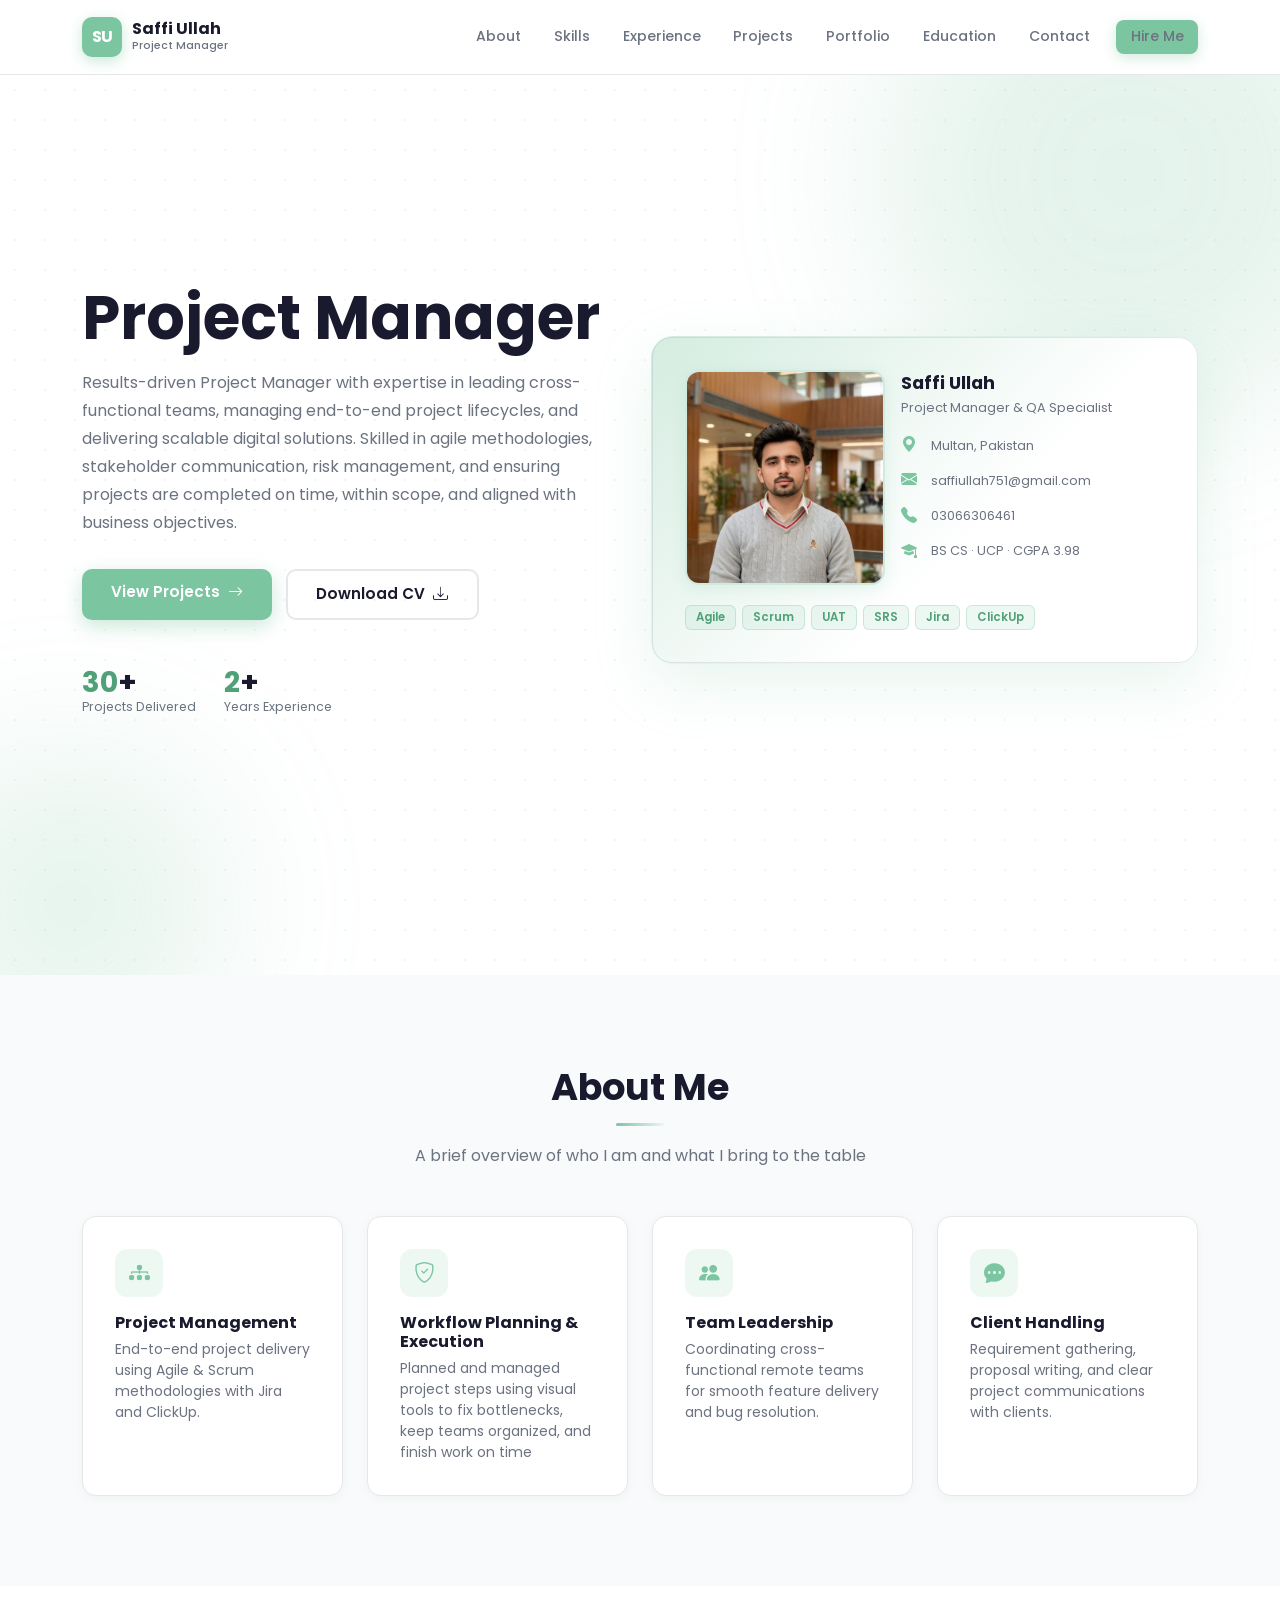
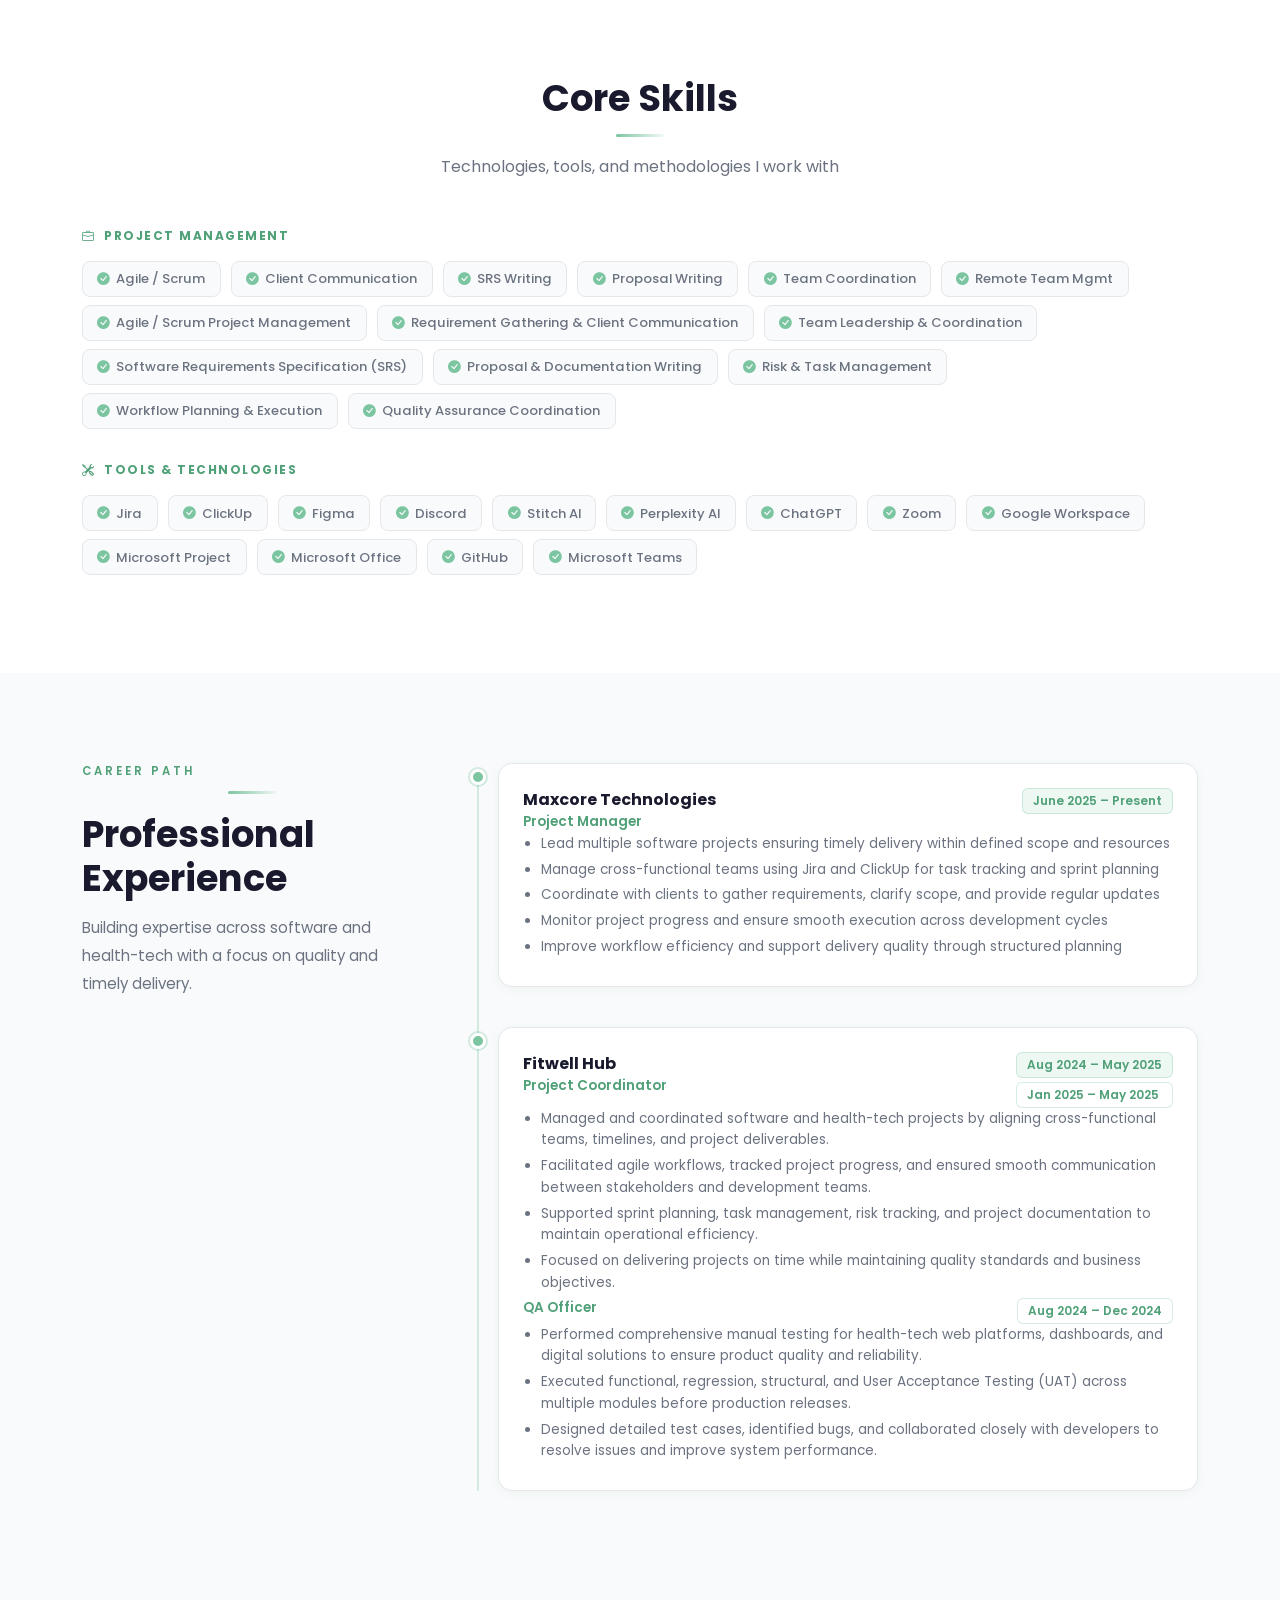
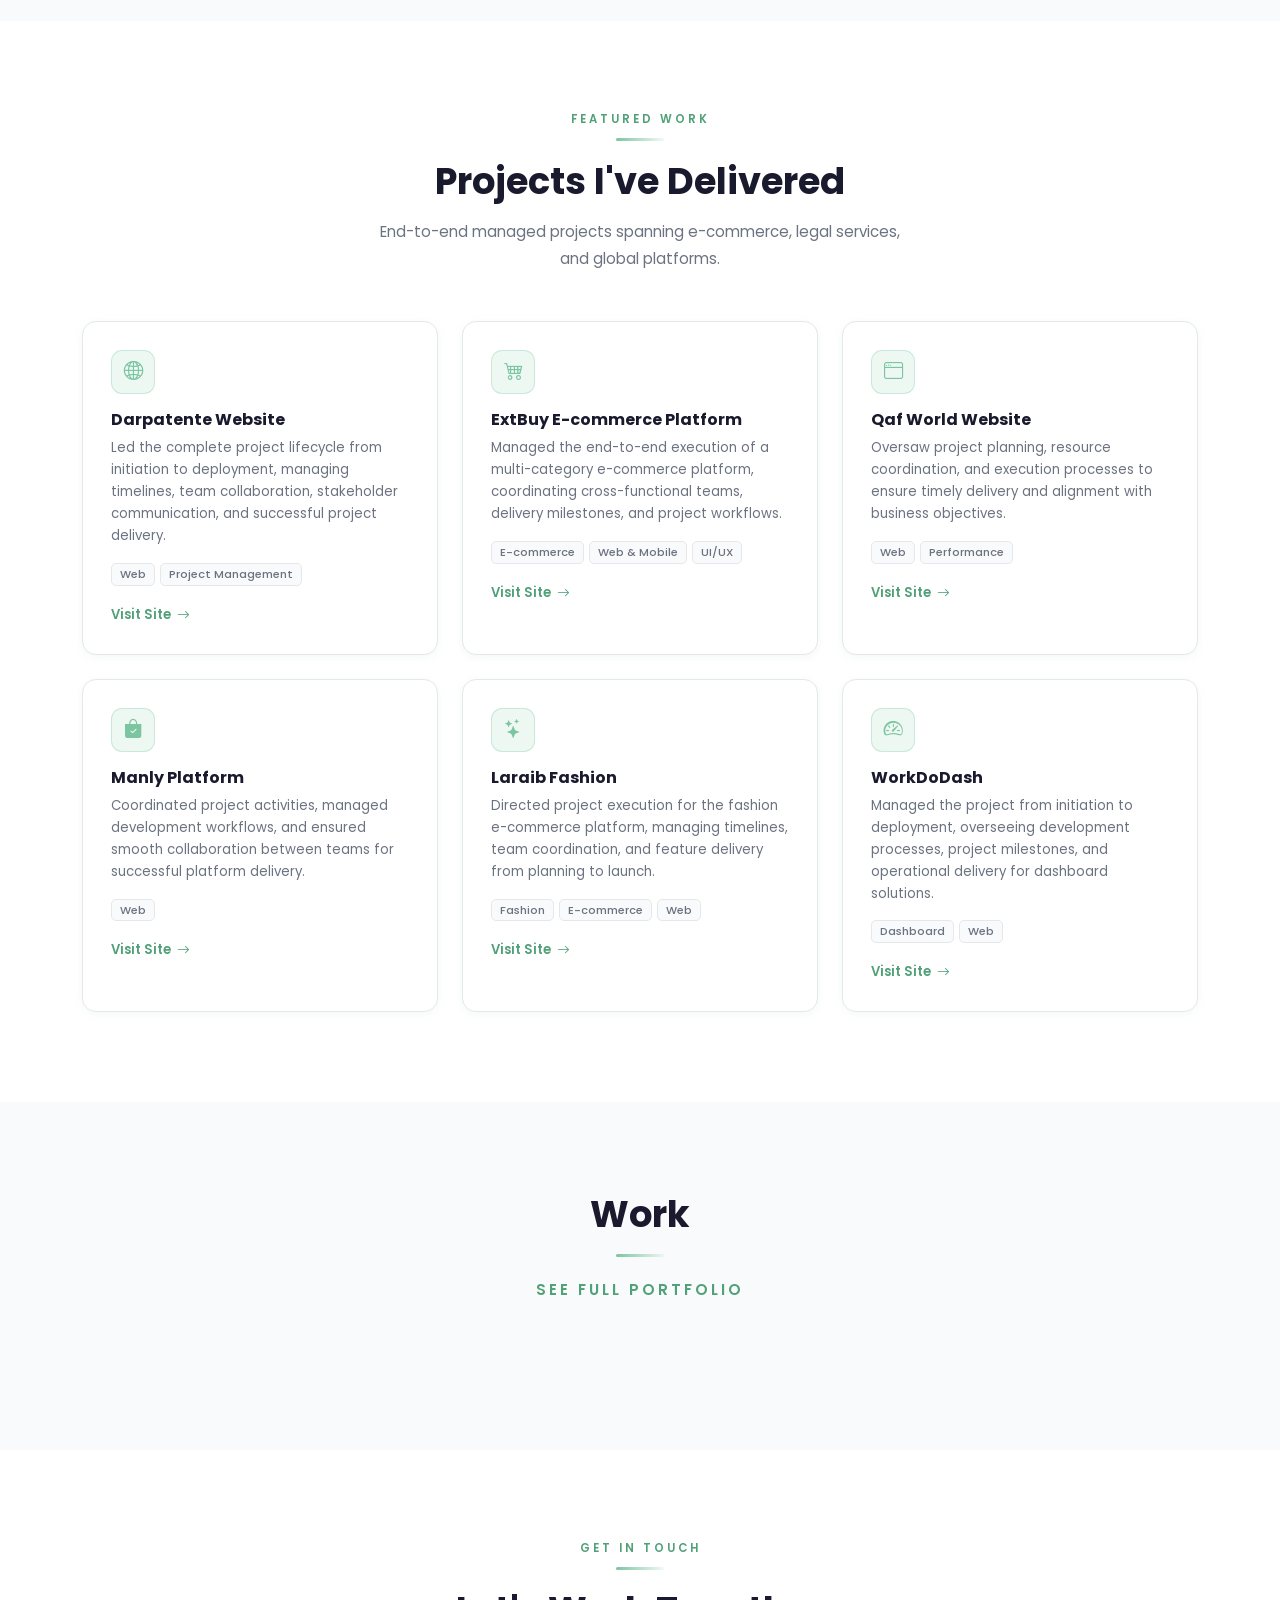
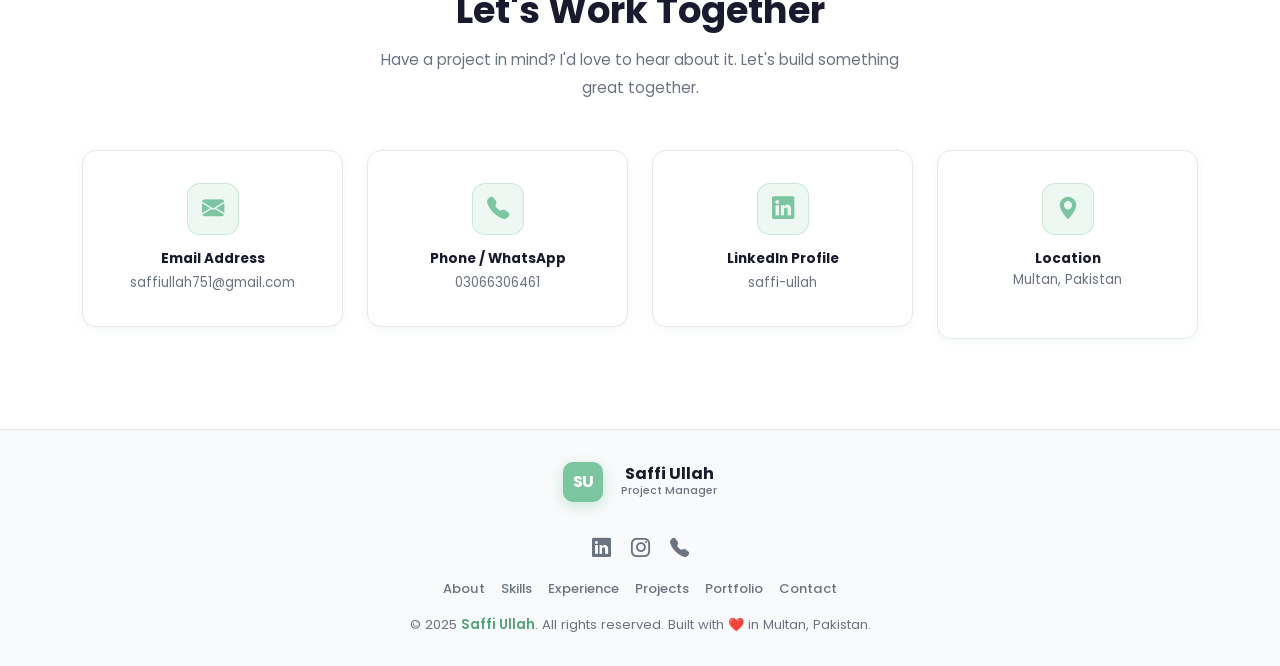
<file: index.html>
<!DOCTYPE html>
<html lang="en">

<head>
  <meta charset="UTF-8" />
  <meta name="viewport" content="width=device-width, initial-scale=1.0" />
  <title>Saffi Ullah – Project Manager & QA Specialist</title>
  <link
    href="https://fonts.googleapis.com/css2?family=Poppins:ital,wght@0,400;0,500;0,600;0,700;1,400;1,500;1,600;1,700&display=swap"
    rel="stylesheet" />
  <link href="https://cdn.jsdelivr.net/npm/bootstrap@5.3.3/dist/css/bootstrap.min.css" rel="stylesheet" />
  <link href="https://cdn.jsdelivr.net/npm/bootstrap-icons@1.11.3/font/bootstrap-icons.min.css" rel="stylesheet" />
  <link rel="stylesheet" href="assets/style.css">
</head>

<body>

  <!-- ═══════════════════════ NAVBAR ═══════════════════════ -->
  <nav class="navbar navbar-expand-lg" id="mainNav">
    <div class="container">
      <a class="navbar-brand" href="index.html">
        <div class="logo-mark">SU</div>
        <div class="logo-text d-flex flex-column">
          <span class="logo-name">Saffi Ullah</span>
          <span class="logo-role">Project Manager</span>
        </div>
      </a>
      <button class="navbar-toggler" type="button" data-bs-toggle="collapse" data-bs-target="#navMenu">
        <i class="bi bi-list" style="font-size:1.5rem;"></i>
      </button>
      <div class="collapse navbar-collapse justify-content-end" id="navMenu">
        <ul class="navbar-nav align-items-lg-center gap-lg-1">
          <li class="nav-item"><a class="nav-link" href="#about">About</a></li>
          <li class="nav-item"><a class="nav-link" href="#skills">Skills</a></li>
          <li class="nav-item"><a class="nav-link" href="#experience">Experience</a></li>
          <li class="nav-item"><a class="nav-link" href="#projects">Projects</a></li>
          <li class="nav-item"><a class="nav-link" href="portofolio.html">Portfolio</a></li>
          <li class="nav-item"><a class="nav-link" href="#education">Education</a></li>
          <li class="nav-item"><a class="nav-link" href="#contact">Contact</a></li>
          <li class="nav-item ms-lg-2"><a class="nav-link btn-hire" href="#contact">Hire Me</a></li>
        </ul>
      </div>
    </div>
  </nav>

  <!-- ═══════════════════════ HERO ═══════════════════════ -->
  <section id="hero">
    <div class="hero-blob blob-1"></div>
    <div class="hero-blob blob-2"></div>
    <div class="hero-dots"></div>
    <div class="container position-relative">
      <div class="row align-items-center">
        <div class="col-lg-6">
          <h1 class="hero-title">
            Project Manager
          </h1>
          <p class="hero-desc">
            Results-driven Project Manager with expertise in leading cross-functional teams, managing end-to-end project
            lifecycles, and delivering scalable digital solutions.

            Skilled in agile methodologies, stakeholder communication, risk management, and ensuring projects are
            completed on time, within scope, and aligned with business objectives.
          </p>
          <div class="hero-actions">
            <a href="portofolio.html" class="btn-primary-accent">View Projects &nbsp;<i
                class="bi bi-arrow-right"></i></a>
            <a href="assets/CV/Saffi Ullah - Professional Cv.pdf" download target="_blank"
              class="btn-outline-accent">Download
              CV &nbsp;<i class="bi bi-download"></i></a>
          </div>
          <div class="hero-stats">
            <div class="stat-item">
              <div class="stat-num"><span>30</span>+</div>
              <div class="stat-label">Projects Delivered</div>
            </div>
            <div class="stat-item">
              <div class="stat-num"><span>2</span>+</div>
              <div class="stat-label">Years Experience</div>
            </div>
          </div>
        </div>
        <div class="col-lg-6">
          <div class="hero-card">

            <!-- Top Row: Left=Name+Info | Right=Image -->
            <div class="d-flex align-items-stretch gap-3 mb-3">
              <div class="hc-square-img flex-shrink-0">
                <img src="assets/images/Profile img.jpeg" alt="Saffi Ullah" />
              </div>

              <!-- LEFT: Name, Role, Info rows -->
              <div class="d-flex flex-column overflow-hidden justify-content-between flex-grow-1">
                <div>
                  <div class="hc-name">Saffi Ullah</div>
                  <div class="hc-role mb-3">Project Manager & QA Specialist</div>
                  <div class="hc-info-row"><i class="bi bi-geo-alt-fill"></i><span>Multan, Pakistan</span></div>
                  <div class="hc-info-row"><i class="bi bi-envelope-fill"></i><span>saffiullah751@gmail.com</span></div>
                  <div class="hc-info-row"><i class="bi bi-telephone-fill"></i><span>03066306461</span></div>
                  <div class="hc-info-row"><i class="bi bi-mortarboard-fill"></i><span>BS CS · UCP · CGPA 3.98</span>
                  </div>
                </div>
              </div>



            </div>

            <!-- Tags below both columns -->
            <div class="hc-tags">
              <span class="hc-tag">Agile</span>
              <span class="hc-tag">Scrum</span>
              <span class="hc-tag">UAT</span>
              <span class="hc-tag">SRS</span>
              <span class="hc-tag">Jira</span>
              <span class="hc-tag">ClickUp</span>
            </div>

          </div>
        </div>
      </div>
    </div>
  </section>

  <!-- ═══════════════════════ ABOUT ═══════════════════════ -->
  <section id="about">
    <div class="container">
      <div class="text-start text-md-center mb-5 reveal">
        <div class="accent-line mx-auto"></div>
        <h2 class="section-title">About Me</h2>
        <div class="divider text-start mx-md-auto"></div>
        <p class="section-sub">A brief overview of who I am and what I bring to the table</p>
      </div>
      <div class="row g-4">
        <div class="col-md-6 col-lg-3 reveal delay-1">
          <div class="about-card">
            <div class="about-icon"><i class="bi bi-diagram-3-fill"></i></div>
            <h5>Project Management</h5>
            <p>End-to-end project delivery using Agile & Scrum methodologies with Jira and ClickUp.</p>
          </div>
        </div>
        <div class="col-md-6 col-lg-3 reveal delay-2">
          <div class="about-card">
            <div class="about-icon"><i class="bi bi-shield-check"></i></div>
            <h5>Workflow Planning & Execution</h5>
            <p>Planned and managed project steps using visual tools to fix bottlenecks, keep teams organized, and finish
              work on time</p>
          </div>
        </div>
        <div class="col-md-6 col-lg-3 reveal delay-3">
          <div class="about-card">
            <div class="about-icon"><i class="bi bi-people-fill"></i></div>
            <h5>Team Leadership</h5>
            <p>Coordinating cross-functional remote teams for smooth feature delivery and bug resolution.</p>
          </div>
        </div>
        <div class="col-md-6 col-lg-3 reveal delay-4">
          <div class="about-card">
            <div class="about-icon"><i class="bi bi-chat-dots-fill"></i></div>
            <h5>Client Handling</h5>
            <p>Requirement gathering, proposal writing, and clear project communications with clients.</p>
          </div>
        </div>
      </div>
    </div>
  </section>

  <!-- ===== SKILLS ===== -->
  <section id="skills">
    <div class="container">
      <div class="text-start text-md-center mb-5 reveal">
        <div class="accent-line mx-auto"></div>
        <h2 class="section-title">Core Skills</h2>
        <div class="divider text-start mx-md-auto"></div>
        <p class="section-sub">Technologies, tools, and methodologies I work with</p>
      </div>
      <div class="row g-4">
        <div class="col-md-12 reveal delay-1">
          <div class="skill-group-title"><i class="bi bi-briefcase me-1"></i> Project Management</div>
          <span class="skill-pill"><i class="bi bi-check-circle-fill"></i> Agile / Scrum</span>
          <span class="skill-pill"><i class="bi bi-check-circle-fill"></i> Client Communication</span>
          <span class="skill-pill"><i class="bi bi-check-circle-fill"></i> SRS Writing</span>
          <span class="skill-pill"><i class="bi bi-check-circle-fill"></i> Proposal Writing</span>
          <span class="skill-pill"><i class="bi bi-check-circle-fill"></i> Team Coordination</span>
          <span class="skill-pill"><i class="bi bi-check-circle-fill"></i> Remote Team Mgmt</span>
          <div>
            <span class="skill-pill"><i class="bi bi-check-circle-fill"></i> Agile / Scrum Project Management</span>
            <span class="skill-pill"><i class="bi bi-check-circle-fill"></i> Requirement Gathering & Client
              Communication</span>
            <span class="skill-pill"><i class="bi bi-check-circle-fill"></i> Team Leadership & Coordination</span>
            <span class="skill-pill"><i class="bi bi-check-circle-fill"></i> Software Requirements Specification
              (SRS)</span>

            <span class="skill-pill"><i class="bi bi-check-circle-fill"></i> Proposal & Documentation Writing</span>
            <span class="skill-pill"><i class="bi bi-check-circle-fill"></i> Risk & Task Management</span>

            <span class="skill-pill"><i class="bi bi-check-circle-fill"></i> Workflow Planning & Execution</span>
            <span class="skill-pill"><i class="bi bi-check-circle-fill"></i> Quality Assurance Coordination</span>
          </div>
        </div>
        <div class="col-md-12 reveal delay-3">
          <div class="skill-group-title"><i class="bi bi-tools me-1"></i> Tools & Technologies</div>
          <div>
            <span class="skill-pill"><i class="bi bi-check-circle-fill"></i> Jira</span>
            <span class="skill-pill"><i class="bi bi-check-circle-fill"></i> ClickUp</span>
            <span class="skill-pill"><i class="bi bi-check-circle-fill"></i> Figma</span>
            <span class="skill-pill"><i class="bi bi-check-circle-fill"></i> Discord</span>
            <span class="skill-pill"><i class="bi bi-check-circle-fill"></i> Stitch AI</span>
            <span class="skill-pill"><i class="bi bi-check-circle-fill"></i> Perplexity AI</span>
            <span class="skill-pill"><i class="bi bi-check-circle-fill"></i> ChatGPT</span>
            <span class="skill-pill"><i class="bi bi-check-circle-fill"></i> Zoom</span>
            <span class="skill-pill"><i class="bi bi-check-circle-fill"></i> Google Workspace</span>
            <span class="skill-pill"><i class="bi bi-check-circle-fill"></i> Microsoft Project</span>
            <span class="skill-pill"><i class="bi bi-check-circle-fill"></i> Microsoft Office</span>
            <span class="skill-pill"><i class="bi bi-check-circle-fill"></i> GitHub</span>
            <span class="skill-pill"><i class="bi bi-check-circle-fill"></i> Microsoft Teams</span>
          </div>
        </div>
      </div>
    </div>
  </section>

  <!-- ═══════════════════════ EXPERIENCE ═══════════════════════ -->
  <section id="experience">
    <div class="container">
      <div class="row g-5">
        <div class="col-lg-4 reveal-left">
          <div class="section-label">Career Path</div>
          <div class="divider text-start mx-md-auto"></div>
          <h2 class="section-title">Professional<br>Experience</h2>
          <p class="section-desc">Building expertise across software and health-tech with a focus on quality and timely
            delivery.</p>
        </div>
        <div class="col-lg-8 reveal-right">
          <div class="timeline">

            <!-- Project Manager -->
            <div class="timeline-item">
              <div class="timeline-dot"></div>

              <div class="timeline-card">
                <div class="timeline-header flex-nowrap">
                  <div>
                    <div class="timeline-company">Maxcore Technologies</div>
                    <div class="timeline-role project">Project Manager</div>
                  </div>

                  <span class="timeline-period">June 2025 – Present</span>
                </div>

                <ul class="timeline-list">
                  <li>Lead multiple software projects ensuring timely delivery within defined scope and resources</li>

                  <li>Manage cross-functional teams using Jira and ClickUp for task tracking and sprint planning</li>

                  <li>Coordinate with clients to gather requirements, clarify scope, and provide regular updates</li>

                  <li>Monitor project progress and ensure smooth execution across development cycles</li>

                  <li>Improve workflow efficiency and support delivery quality through structured planning</li>
                </ul>
              </div>
            </div>

            <!-- Fitwell Hub -->
            <div class="timeline-item">
              <div class="timeline-dot"></div>

              <div class="timeline-card">

                <!-- Project Coordinator -->
                <div class="timeline-header flex-nowrap">
                  <div>
                    <div class="timeline-company">Fitwell Hub</div>
                    <div class="timeline-role">Project Coordinator</div>
                  </div>

                  <div class="d-flex flex-column gap-1">
                    <span class="timeline-period">Aug 2024 – May 2025</span>
                    <span class="timeline-period bg-white">Jan 2025 – May 2025</span>
                  </div>

                </div>

                <ul class="timeline-list">
                  <li>
                    Managed and coordinated software and health-tech projects by aligning
                    cross-functional teams, timelines, and project deliverables.
                  </li>

                  <li>
                    Facilitated agile workflows, tracked project progress, and ensured smooth
                    communication between stakeholders and development teams.
                  </li>

                  <li>
                    Supported sprint planning, task management, risk tracking, and project
                    documentation to maintain operational efficiency.
                  </li>
                  <li>
                    Focused on delivering projects on time while maintaining quality standards and business objectives.
                  </li>
                </ul>

                <!-- QA Officer -->
                <div class="timeline-header">
                  <div>
                    <div class="timeline-role">QA Officer</div>
                  </div>

                  <span class="timeline-period bg-white">Aug 2024 – Dec 2024</span>
                </div>

                <ul class="timeline-list">
                  <li>Performed comprehensive manual testing for health-tech web platforms, dashboards, and digital
                    solutions to ensure product quality and reliability.
                  </li>

                  <li>Executed functional, regression, structural, and User Acceptance Testing (UAT) across multiple
                    modules before production releases.
                  </li>

                  <li>Designed detailed test cases, identified bugs, and collaborated closely with developers to resolve
                    issues and improve system performance.
                  </li>
                </ul>

              </div>
            </div>

          </div>
        </div>
      </div>
    </div>
  </section>

  <!-- ═══════════════════════ PROJECTS ═══════════════════════ -->
  <section id="projects">
    <div class="container">
      <div class="text-start text-md-center mb-5 reveal">
        <div class="section-label">Featured Work</div>
        <div class="divider text-start mx-md-auto"></div>
        <h2 class="section-title">Projects I've Delivered</h2>
        <p class="section-desc mx-auto">End-to-end managed projects spanning e-commerce, legal services, and global
          platforms.</p>
      </div>
      <div class="row g-4">

        <div class="col-md-6 col-lg-4 reveal delay-1">
          <div class="project-card">
            <div class="project-icon"><i class="bi bi-globe2"></i></div>

            <h5>Darpatente Website</h5>

            <p>
              Led the complete project lifecycle from initiation to deployment, managing timelines,
              team collaboration, stakeholder communication, and successful project delivery.
            </p>

            <div class="project-tags">
              <span class="project-tag">Web</span>
              <span class="project-tag">Project Management</span>
            </div>

            <a href="https://www.darpatente.com/" target="_blank" class="project-link">
              Visit Site <i class="bi bi-arrow-right"></i>
            </a>
          </div>
        </div>

        <div class="col-md-6 col-lg-4 reveal delay-2">
          <div class="project-card">
            <div class="project-icon"><i class="bi bi-cart4"></i></div>

            <h5>ExtBuy E-commerce Platform</h5>

            <p>
              Managed the end-to-end execution of a multi-category e-commerce platform,
              coordinating cross-functional teams, delivery milestones, and project workflows.
            </p>

            <div class="project-tags">
              <span class="project-tag">E-commerce</span>
              <span class="project-tag">Web & Mobile</span>
              <span class="project-tag">UI/UX</span>
            </div>

            <a href="https://extbuy.om/" target="_blank" class="project-link">
              Visit Site <i class="bi bi-arrow-right"></i>
            </a>
          </div>
        </div>

        <div class="col-md-6 col-lg-4 reveal delay-3">
          <div class="project-card">
            <div class="project-icon"><i class="bi bi-window"></i></div>

            <h5>Qaf World Website</h5>

            <p>
              Oversaw project planning, resource coordination, and execution processes to ensure
              timely delivery and alignment with business objectives.
            </p>

            <div class="project-tags">
              <span class="project-tag">Web</span>
              <span class="project-tag">Performance</span>
            </div>

            <a href="https://qafworld.com/" target="_blank" class="project-link">
              Visit Site <i class="bi bi-arrow-right"></i>
            </a>
          </div>
        </div>

        <div class="col-md-6 col-lg-4 reveal delay-1">
          <div class="project-card">
            <div class="project-icon"><i class="bi bi-bag-check-fill"></i></div>

            <h5>Manly Platform</h5>

            <p>
              Coordinated project activities, managed development workflows, and ensured smooth
              collaboration between teams for successful platform delivery.
            </p>

            <div class="project-tags">
              <span class="project-tag">Web</span>
            </div>

            <a href="https://manly.nl/" target="_blank" class="project-link">
              Visit Site <i class="bi bi-arrow-right"></i>
            </a>
          </div>
        </div>

        <div class="col-md-6 col-lg-4 reveal delay-2">
          <div class="project-card">
            <div class="project-icon"><i class="bi bi-stars"></i></div>

            <h5>Laraib Fashion</h5>

            <p>
              Directed project execution for the fashion e-commerce platform, managing timelines,
              team coordination, and feature delivery from planning to launch.
            </p>

            <div class="project-tags">
              <span class="project-tag">Fashion</span>
              <span class="project-tag">E-commerce</span>
              <span class="project-tag">Web</span>
            </div>

            <a href="https://laraibfashion.foryouwin.com/" target="_blank" class="project-link">
              Visit Site <i class="bi bi-arrow-right"></i>
            </a>
          </div>
        </div>

        <div class="col-md-6 col-lg-4 reveal delay-3">
          <div class="project-card">
            <div class="project-icon"><i class="bi bi-speedometer2"></i></div>

            <h5>WorkDoDash</h5>

            <p>
              Managed the project from initiation to deployment, overseeing development processes,
              project milestones, and operational delivery for dashboard solutions.
            </p>

            <div class="project-tags">
              <span class="project-tag">Dashboard</span>
              <span class="project-tag">Web</span>
            </div>

            <a href="https://workdodash.jojig.shop" target="_blank" class="project-link">
              Visit Site <i class="bi bi-arrow-right"></i>
            </a>
          </div>
        </div>

      </div>
    </div>
  </section>

  <section id="skill">
    <div class="mb-5 justify-content-center m-auto align-items-center d-flex flex-column gap-1 reveal delay-3">
      <h2 class="section-title">Work</h2>
      <div class="divider mx-auto"></div>
      <a class="section-label" style="font-size: 15px;" href="portofolio.html">See Full Portfolio</a>
    </div>
  </section>

  <!-- ═══════════════════════ CONTACT ═══════════════════════ -->
  <section id="contact">
    <div class="container">
      <div class="text-start text-md-center mb-5 reveal">
        <div class="section-label">Get In Touch</div>
        <div class="divider text-start mx-md-auto"></div>
        <h2 class="section-title">Let's Work Together</h2>
        <p class="section-desc mx-auto">Have a project in mind? I'd love to hear about it. Let's build something great
          together.</p>
      </div>
      <div class="row justify-content-center g-4">
        <div class="col-sm-6 col-md-3 reveal delay-1">
          <a href="mailto:saffiullah751@gmail.com">
            <div class="contact-card text-center">
              <div class="contact-icon mx-auto"><i class="bi bi-envelope-fill"></i></div>
              <h6>Email Address</h6>
              <a href="mailto:saffiullah751@gmail.com">saffiullah751@gmail.com</a>
            </div>
          </a>
        </div>
        <div class="col-sm-6 col-md-3 reveal delay-2">
          <a href="tel:03066306461">
            <div class="contact-card text-center">
              <div class="contact-icon mx-auto"><i class="bi bi-telephone-fill"></i></div>
              <h6>Phone / WhatsApp</h6>
              <a href="tel:03066306461">03066306461</a>
            </div>
          </a>
        </div>
        <div class="col-sm-6 col-md-3 reveal delay-3">
          <a href="https://www.linkedin.com/in/saffi-ullah-2b63b5321" target="_blank">
            <div class="contact-card text-center">
              <div class="contact-icon mx-auto"><i class="bi bi-linkedin"></i></div>
              <h6>LinkedIn Profile</h6>
              <a href="https://www.linkedin.com/in/saffi-ullah-2b63b5321" target="_blank">saffi-ullah</a>
            </div>
          </a>
        </div>
        <div class="col-sm-6 col-md-3 reveal delay-4">
          <a href="https://maps.app.goo.gl/H97p7R8K3Yg88N4o6">
            <div class="contact-card text-center">
              <div class="contact-icon mx-auto"><i class="bi bi-geo-alt-fill"></i></div>
              <h6>Location</h6>
              <p>Multan, Pakistan</p>
            </div>
          </a>
        </div>
      </div>
    </div>
  </section>

  <!-- ═══════════════════════ FOOTER ═══════════════════════ -->
  <footer>
    <div class="container">
      <a class="navbar-brand justify-content-center d-inline-flex mb-3" href="#hero">
        <div class="logo-mark me-2">SU</div>
        <div class="logo-text d-flex flex-column">
          <span class="logo-name">Saffi Ullah</span>
          <span class="logo-role">Project Manager</span>
        </div>
      </a>
      <div class="social-icons">
        <a href="https://www.linkedin.com/in/saffi-ullah-2b63b5321" target="_blank"><i class="bi bi-linkedin"></i></a>
        <a href="https://www.instagram.com/saffi_digital_dna?igsh=MW15eHNmMWEzOTBpOA=="><i
            class="bi bi-instagram"></i></a>
        <a href="tel:03066306461"><i class="bi bi-telephone-fill"></i></a>
      </div>
      <div class="mt-3 d-flex gap-3 justify-content-center flex-wrap">
        <a href="#about" style="font-size:.82rem;font-weight:500;color:var(--text-gray);">About</a>
        <a href="#skills" style="font-size:.82rem;font-weight:500;color:var(--text-gray);">Skills</a>
        <a href="#experience" style="font-size:.82rem;font-weight:500;color:var(--text-gray);">Experience</a>
        <a href="#projects" style="font-size:.82rem;font-weight:500;color:var(--text-gray);">Projects</a>
        <a href="#portfolio" style="font-size:.82rem;font-weight:500;color:var(--text-gray);">Portfolio</a>
        <a href="#contact" style="font-size:.82rem;font-weight:500;color:var(--text-gray);">Contact</a>
      </div>
      <p class="mt-3">© 2025 <span class="accent">Saffi Ullah</span>. All rights reserved. Built with ❤️ in Multan,
        Pakistan.</p>
    </div>
  </footer>

  <!-- BACK TO TOP -->
  <button id="backTop" onclick="window.scrollTo({top:0,behavior:'smooth'})">
    <i class="bi bi-arrow-up"></i>
  </button>

  <script src="https://cdn.jsdelivr.net/npm/bootstrap@5.3.3/dist/js/bootstrap.bundle.min.js"></script>
  <script src="assets/script.js"></script>
</body>

</html>
</file>
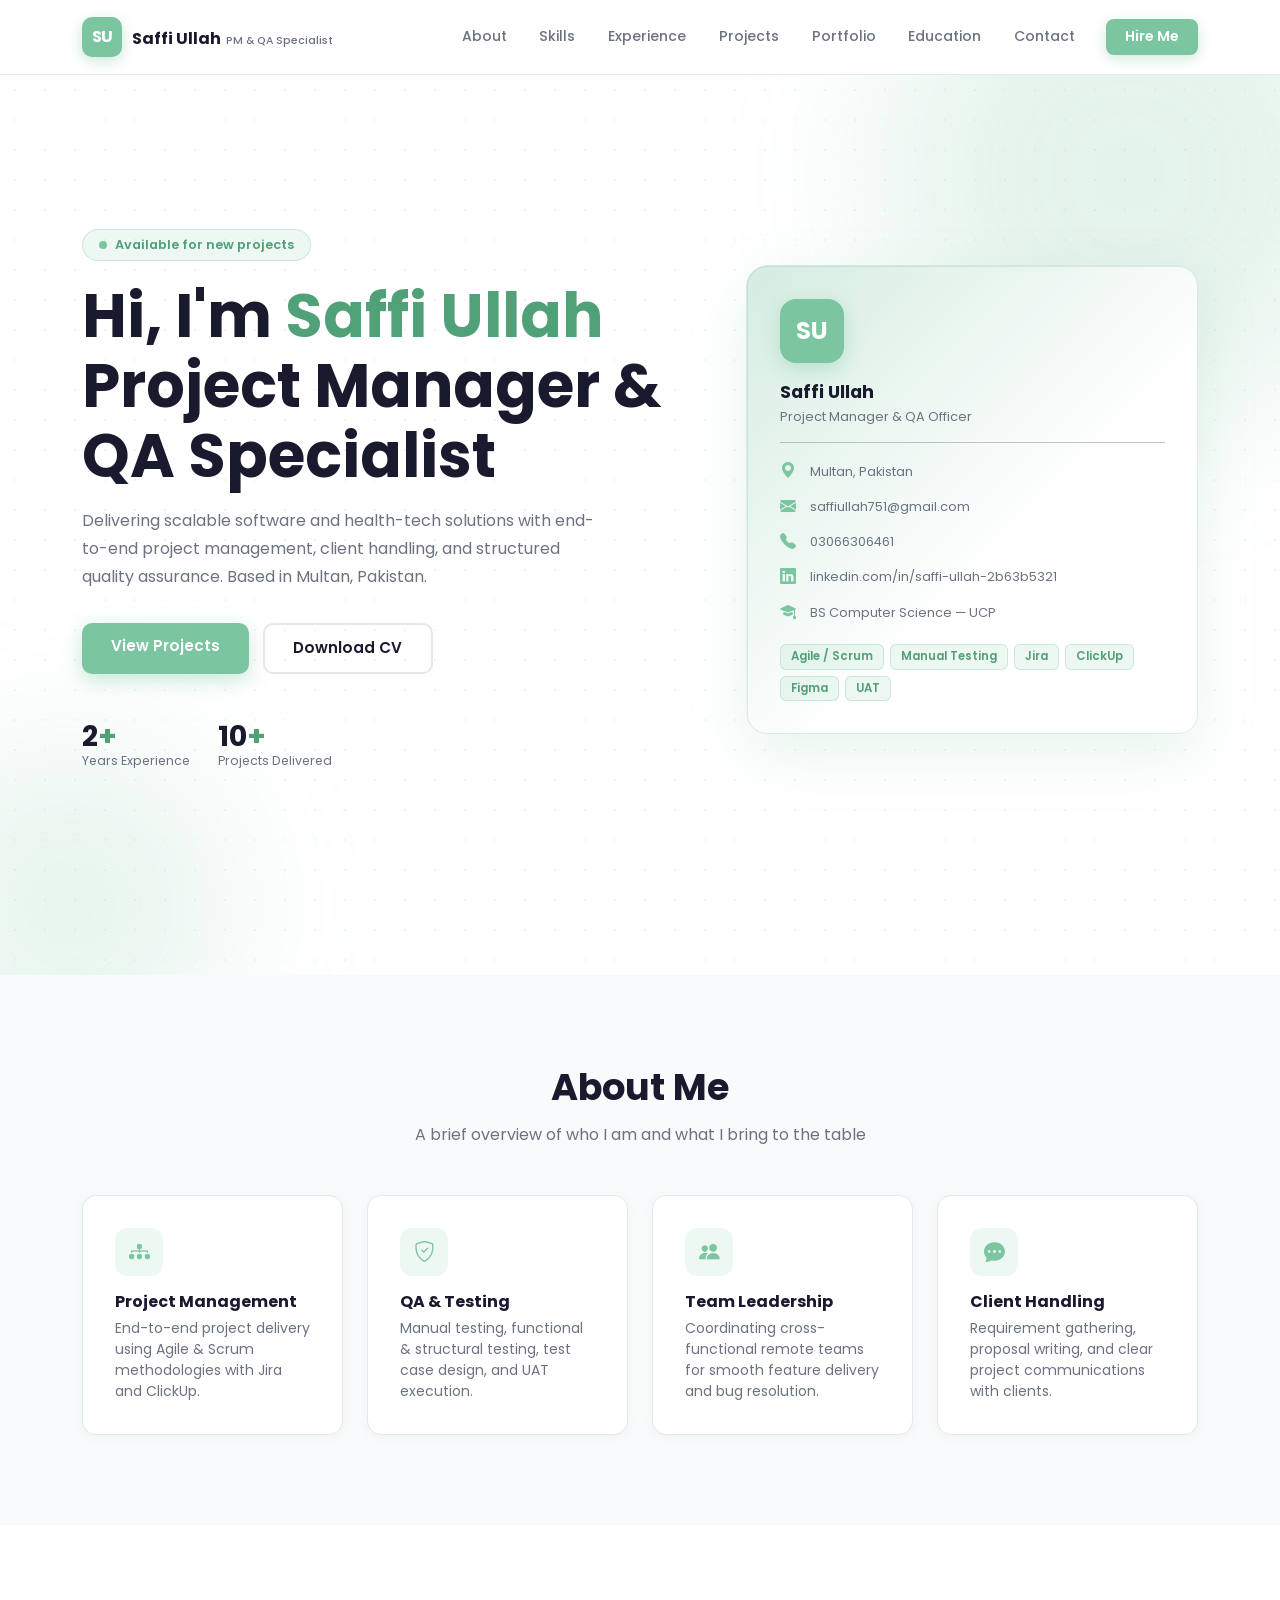
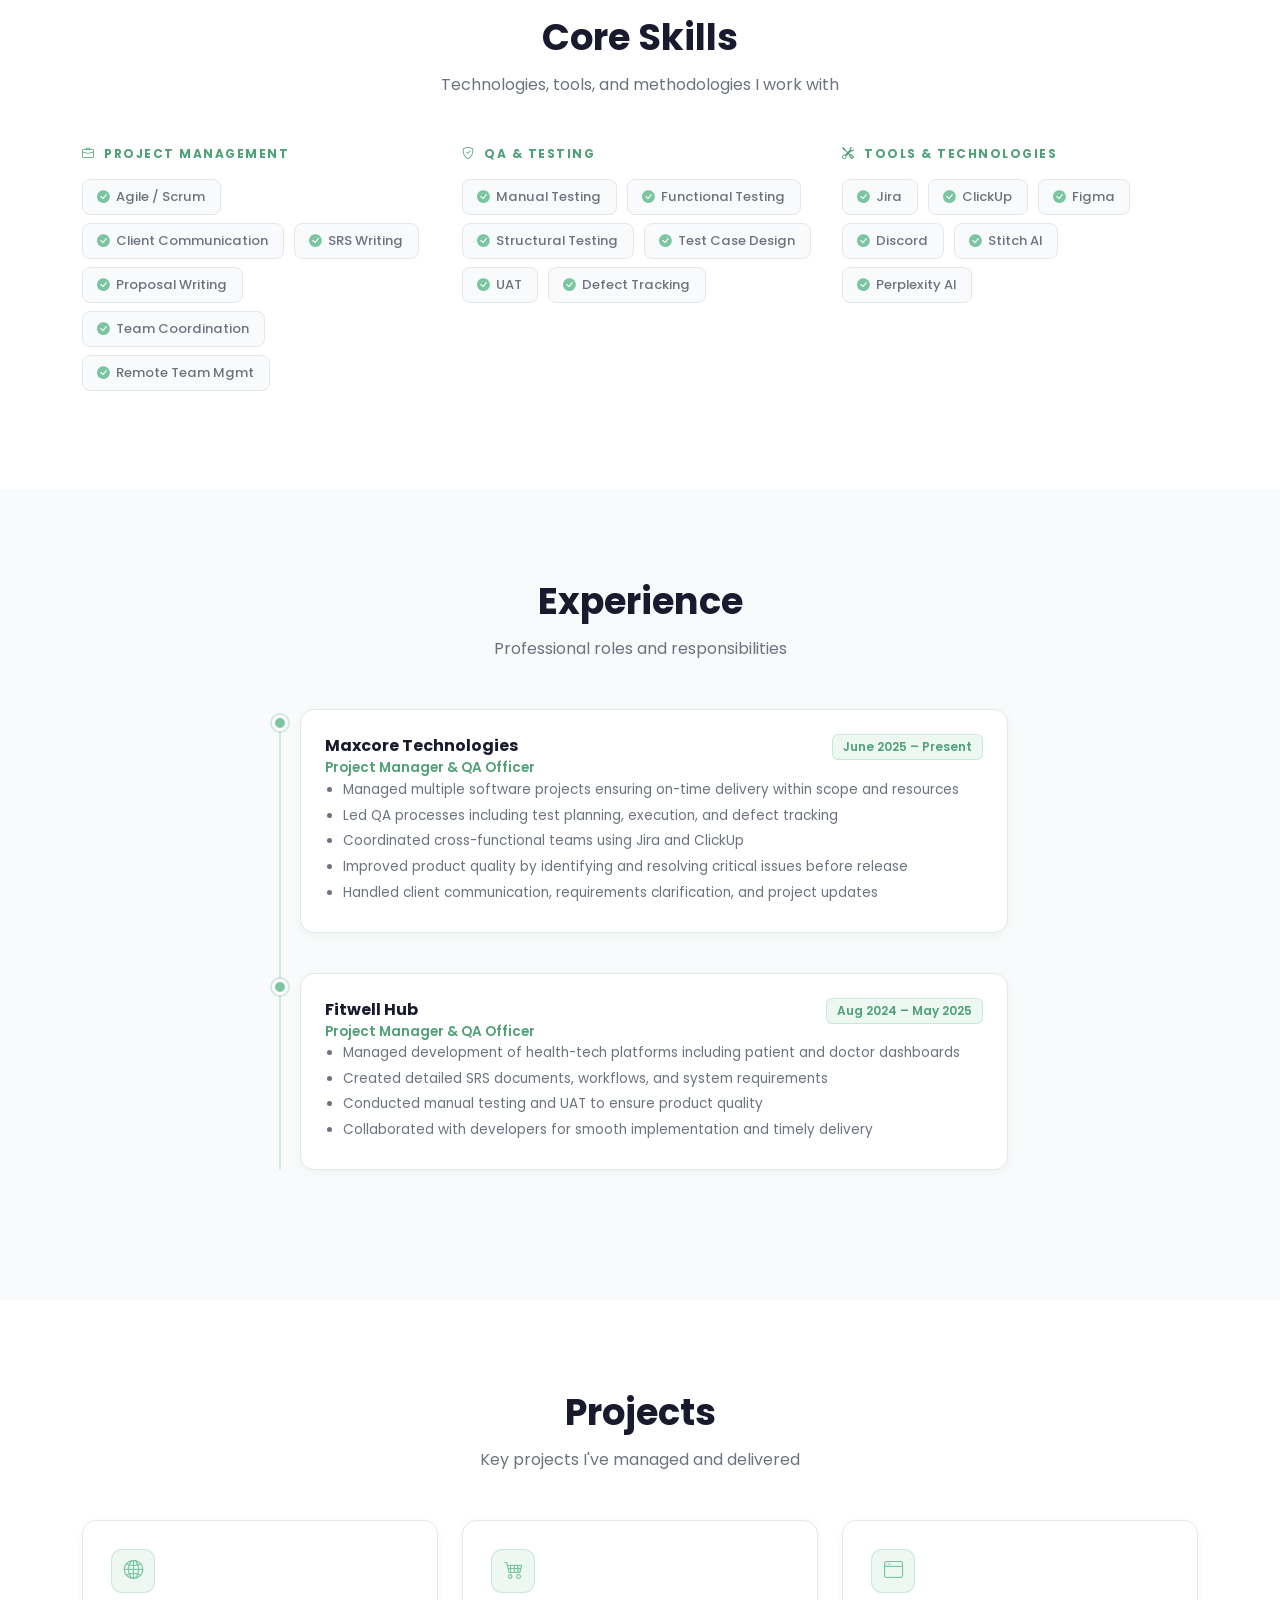
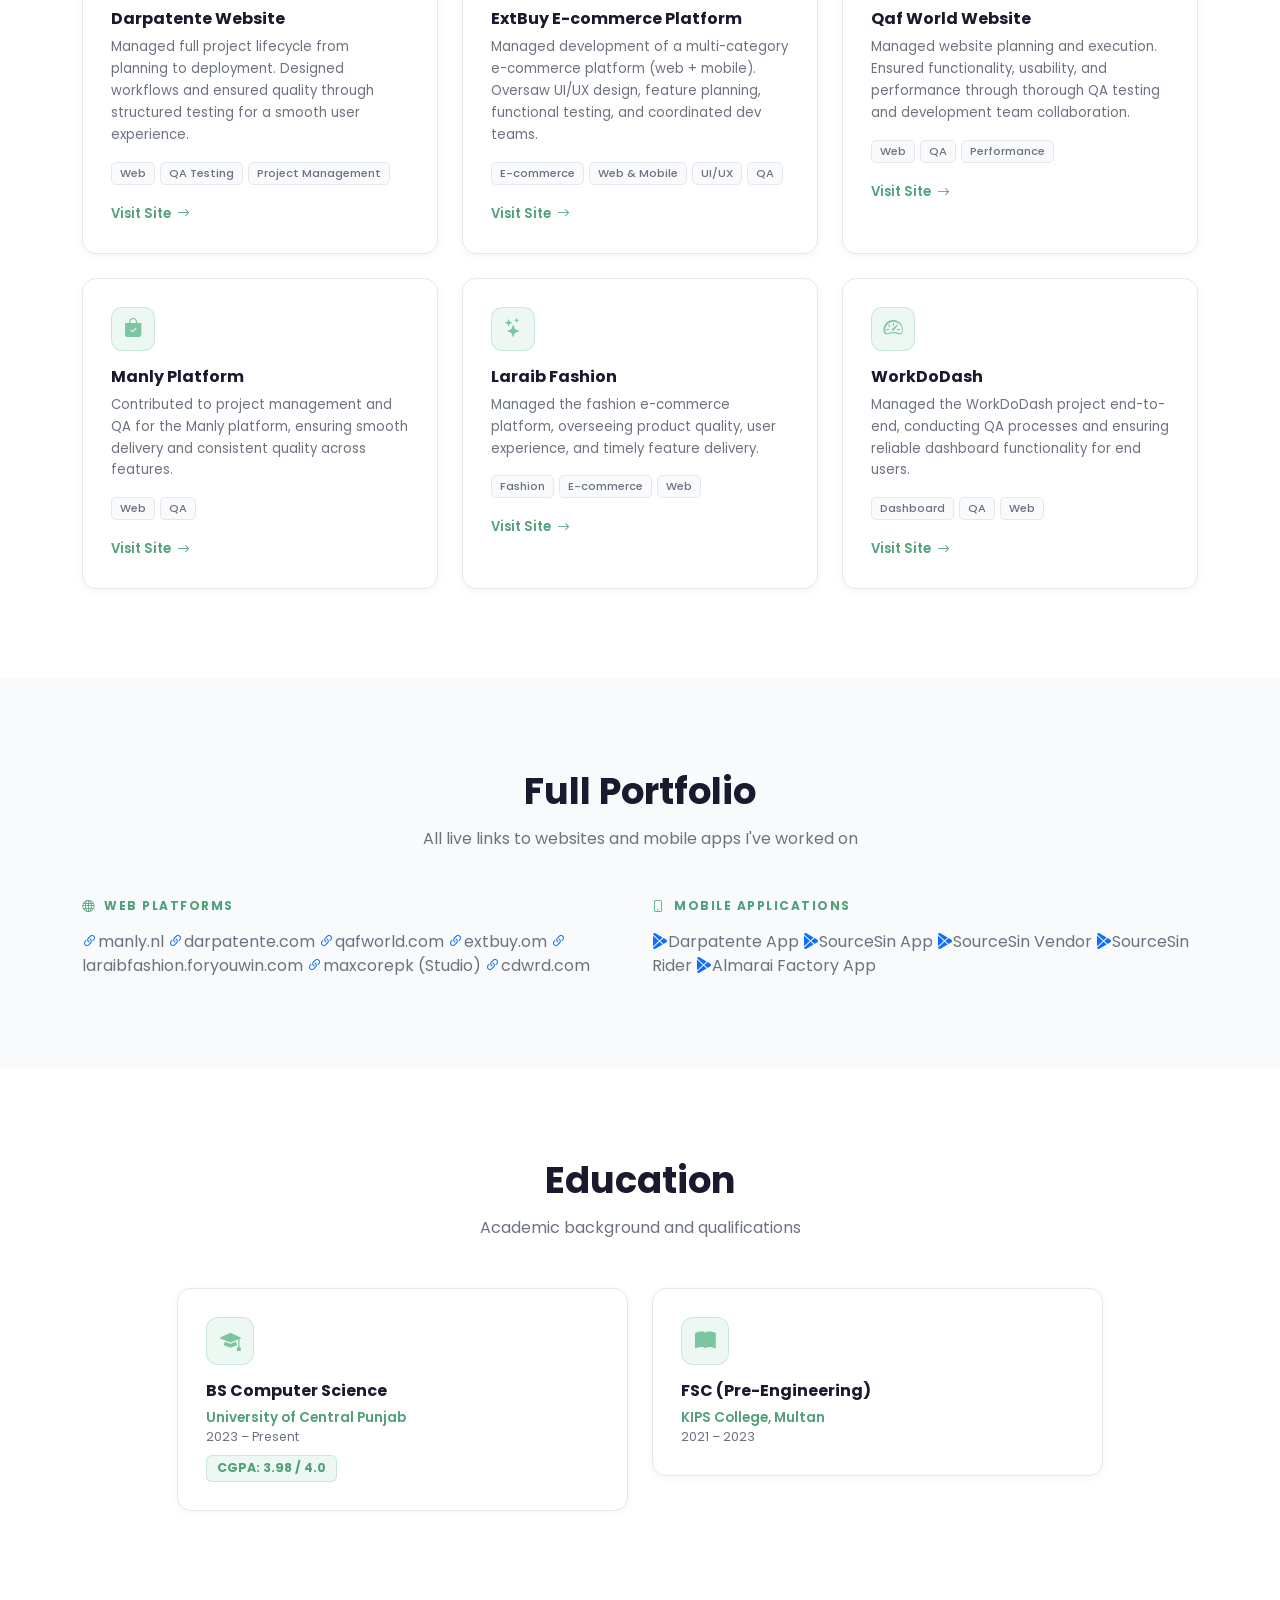
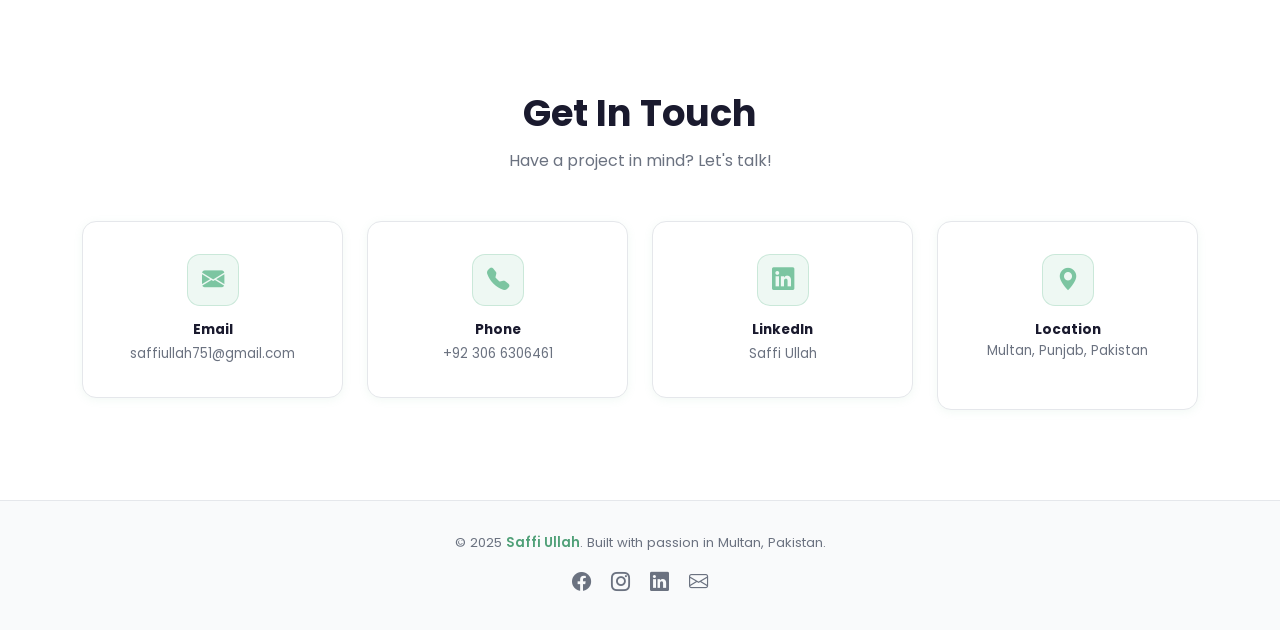
<file: main.html>
<!DOCTYPE html>
<html lang="en">

<head>
  <meta charset="UTF-8" />
  <meta name="viewport" content="width=device-width, initial-scale=1.0" />
  <title>Saffi Ullah | Project Manager & QA Specialist</title>
  <link rel="stylesheet" href="assets/style.css" />

  <!-- Google Fonts -->
  <link
    href="https://fonts.googleapis.com/css2?family=Poppins:ital,wght@0,400;0,500;0,600;0,700;1,400;1,500&display=swap"
    rel="stylesheet" />

  <!-- Bootstrap 5 -->
  <link href="https://cdn.jsdelivr.net/npm/bootstrap@5.3.2/dist/css/bootstrap.min.css" rel="stylesheet" />

  <!-- Bootstrap Icons -->
  <link href="https://cdn.jsdelivr.net/npm/bootstrap-icons@1.11.3/font/bootstrap-icons.min.css" rel="stylesheet" />

  <!-- css link -->
  <link rel="stylesheet" href="assets/style.css" />

</head>



<body>

  <!-- ===== NAVBAR ===== -->
  <nav class="navbar navbar-expand-lg" id="mainNav">
    <div class="container">
      <a class="navbar-brand" href="#hero">
        <div class="logo-mark">SU</div>
        <div class="logo-text">
          <span class="logo-name">Saffi Ullah</span>
          <span class="logo-role">PM & QA Specialist</span>
        </div>
      </a>
      <button class="navbar-toggler" type="button" data-bs-toggle="collapse" data-bs-target="#navMenu">
        <i class="bi bi-list fs-4"></i>
      </button>
      <div class="collapse navbar-collapse justify-content-end" id="navMenu">
        <ul class="navbar-nav align-items-lg-center gap-1 me-3">
          <li class="nav-item"><a class="nav-link" href="#about">About</a></li>
          <li class="nav-item"><a class="nav-link" href="#skills">Skills</a></li>
          <li class="nav-item"><a class="nav-link" href="#experience">Experience</a></li>
          <li class="nav-item"><a class="nav-link" href="#projects">Projects</a></li>
          <li class="nav-item"><a class="nav-link" href="#portfolio">Portfolio</a></li>
          <li class="nav-item"><a class="nav-link" href="#education">Education</a></li>
          <li class="nav-item"><a class="nav-link" href="#contact">Contact</a></li>
        </ul>
        <a class="btn-hire nav-link" href="mailto:saffiullah751@gmail.com">Hire Me</a>
      </div>
    </div>
  </nav>

  <!-- ===== HERO ===== -->
  <section id="hero">
    <div class="hero-dots"></div>
    <div class="hero-blob blob-1"></div>
    <div class="hero-blob blob-2"></div>
    <div class="container">
      <div class="row align-items-center gy-5">
        <div class="col-lg-7">
          <div class="hero-badge">
            <span class="dot"></span>
            Available for new projects
          </div>
          <h1 class="hero-title">
            Hi, I'm <span class="accent-word">Saffi Ullah</span><br />
            Project Manager &<br />QA Specialist
          </h1>
          <p class="hero-desc">
            Delivering scalable software and health-tech solutions with end-to-end project management, client handling,
            and structured quality assurance. Based in Multan, Pakistan.
          </p>
          <div class="hero-actions">
            <a href="#projects" class="btn btn-primary-accent">View Projects</a>
            <a href="assets/CV/Saffi Ullah - Professional Cv.pdf" download class="btn btn-outline-accent">Download
              CV</a>
          </div>
          <div class="hero-stats">
            <div class="stat-item">
              <div class="stat-num">2<span>+</span></div>
              <div class="stat-label">Years Experience</div>
            </div>
            <div class="stat-item">
              <div class="stat-num">10<span>+</span></div>
              <div class="stat-label">Projects Delivered</div>
            </div>
          </div>
        </div>
        <div class="col-lg-5">
          <div class="hero-card">
            <div class="hc-avatar">SU</div>
            <div class="hc-name">Saffi Ullah</div>
            <div class="hc-role">Project Manager & QA Officer</div>
            <hr class="hc-divider" />
            <div class="hc-info-row">
              <i class="bi bi-geo-alt-fill"></i>
              <span>Multan, Pakistan</span>
            </div>
            <div class="hc-info-row">
              <i class="bi bi-envelope-fill"></i>
              <span>saffiullah751@gmail.com</span>
            </div>
            <div class="hc-info-row">
              <i class="bi bi-telephone-fill"></i>
              <span>03066306461</span>
            </div>
            <div class="hc-info-row">
              <i class="bi bi-linkedin"></i>
              <span>linkedin.com/in/saffi-ullah-2b63b5321</span>
            </div>
            <div class="hc-info-row">
              <i class="bi bi-mortarboard-fill"></i>
              <span>BS Computer Science — UCP</span>
            </div>
            <div class="hc-tags">
              <span class="hc-tag">Agile / Scrum</span>
              <span class="hc-tag">Manual Testing</span>
              <span class="hc-tag">Jira</span>
              <span class="hc-tag">ClickUp</span>
              <span class="hc-tag">Figma</span>
              <span class="hc-tag">UAT</span>
            </div>
          </div>
        </div>
      </div>
    </div>
  </section>

  <!-- ===== ABOUT ===== -->
  <section id="about">
    <div class="container">
      <div class="text-center mb-5 reveal">
        <div class="accent-line mx-auto"></div>
        <h2 class="section-title">About Me</h2>
        <p class="section-sub">A brief overview of who I am and what I bring to the table</p>
      </div>
      <div class="row g-4">
        <div class="col-md-6 col-lg-3 reveal delay-1">
          <div class="about-card">
            <div class="about-icon"><i class="bi bi-diagram-3-fill"></i></div>
            <h5>Project Management</h5>
            <p>End-to-end project delivery using Agile & Scrum methodologies with Jira and ClickUp.</p>
          </div>
        </div>
        <div class="col-md-6 col-lg-3 reveal delay-2">
          <div class="about-card">
            <div class="about-icon"><i class="bi bi-shield-check"></i></div>
            <h5>QA & Testing</h5>
            <p>Manual testing, functional & structural testing, test case design, and UAT execution.</p>
          </div>
        </div>
        <div class="col-md-6 col-lg-3 reveal delay-3">
          <div class="about-card">
            <div class="about-icon"><i class="bi bi-people-fill"></i></div>
            <h5>Team Leadership</h5>
            <p>Coordinating cross-functional remote teams for smooth feature delivery and bug resolution.</p>
          </div>
        </div>
        <div class="col-md-6 col-lg-3 reveal delay-4">
          <div class="about-card">
            <div class="about-icon"><i class="bi bi-chat-dots-fill"></i></div>
            <h5>Client Handling</h5>
            <p>Requirement gathering, proposal writing, and clear project communications with clients.</p>
          </div>
        </div>
      </div>
    </div>
  </section>

  <!-- ===== SKILLS ===== -->
  <section id="skills">
    <div class="container">
      <div class="text-center mb-5 reveal">
        <div class="accent-line mx-auto"></div>
        <h2 class="section-title">Core Skills</h2>
        <p class="section-sub">Technologies, tools, and methodologies I work with</p>
      </div>
      <div class="row g-4">
        <div class="col-md-4 reveal delay-1">
          <div class="skill-group-title"><i class="bi bi-briefcase me-1"></i> Project Management</div>
          <div>
            <span class="skill-pill"><i class="bi bi-check-circle-fill"></i> Agile / Scrum</span>
            <span class="skill-pill"><i class="bi bi-check-circle-fill"></i> Client Communication</span>
            <span class="skill-pill"><i class="bi bi-check-circle-fill"></i> SRS Writing</span>
            <span class="skill-pill"><i class="bi bi-check-circle-fill"></i> Proposal Writing</span>
            <span class="skill-pill"><i class="bi bi-check-circle-fill"></i> Team Coordination</span>
            <span class="skill-pill"><i class="bi bi-check-circle-fill"></i> Remote Team Mgmt</span>
          </div>
        </div>
        <div class="col-md-4 reveal delay-2">
          <div class="skill-group-title"><i class="bi bi-shield-check me-1"></i> QA & Testing</div>
          <div>
            <span class="skill-pill"><i class="bi bi-check-circle-fill"></i> Manual Testing</span>
            <span class="skill-pill"><i class="bi bi-check-circle-fill"></i> Functional Testing</span>
            <span class="skill-pill"><i class="bi bi-check-circle-fill"></i> Structural Testing</span>
            <span class="skill-pill"><i class="bi bi-check-circle-fill"></i> Test Case Design</span>
            <span class="skill-pill"><i class="bi bi-check-circle-fill"></i> UAT</span>
            <span class="skill-pill"><i class="bi bi-check-circle-fill"></i> Defect Tracking</span>
          </div>
        </div>
        <div class="col-md-4 reveal delay-3">
          <div class="skill-group-title"><i class="bi bi-tools me-1"></i> Tools & Technologies</div>
          <div>
            <span class="skill-pill"><i class="bi bi-check-circle-fill"></i> Jira</span>
            <span class="skill-pill"><i class="bi bi-check-circle-fill"></i> ClickUp</span>
            <span class="skill-pill"><i class="bi bi-check-circle-fill"></i> Figma</span>
            <span class="skill-pill"><i class="bi bi-check-circle-fill"></i> Discord</span>
            <span class="skill-pill"><i class="bi bi-check-circle-fill"></i> Stitch AI</span>
            <span class="skill-pill"><i class="bi bi-check-circle-fill"></i> Perplexity AI</span>
          </div>
        </div>
      </div>
    </div>
  </section>

  <!-- ===== EXPERIENCE ===== -->
  <section id="experience">
    <div class="container">
      <div class="text-center mb-5 reveal">
        <div class="accent-line mx-auto"></div>
        <h2 class="section-title">Experience</h2>
        <p class="section-sub">Professional roles and responsibilities</p>
      </div>
      <div class="row justify-content-center">
        <div class="col-lg-8">
          <div class="timeline">
            <!-- Current job -->
            <div class="timeline-item reveal">
              <div class="timeline-dot"></div>
              <div class="timeline-card">
                <div class="timeline-header">
                  <div>
                    <div class="timeline-company">Maxcore Technologies</div>
                    <div class="timeline-role">Project Manager & QA Officer</div>
                  </div>
                  <span class="timeline-period">June 2025 – Present</span>
                </div>
                <ul class="timeline-list">
                  <li>Managed multiple software projects ensuring on-time delivery within scope and resources</li>
                  <li>Led QA processes including test planning, execution, and defect tracking</li>
                  <li>Coordinated cross-functional teams using Jira and ClickUp</li>
                  <li>Improved product quality by identifying and resolving critical issues before release</li>
                  <li>Handled client communication, requirements clarification, and project updates</li>
                </ul>
              </div>
            </div>
            <!-- Previous job -->
            <div class="timeline-item reveal delay-1">
              <div class="timeline-dot"></div>
              <div class="timeline-card">
                <div class="timeline-header">
                  <div>
                    <div class="timeline-company">Fitwell Hub</div>
                    <div class="timeline-role">Project Manager & QA Officer</div>
                  </div>
                  <span class="timeline-period">Aug 2024 – May 2025</span>
                </div>
                <ul class="timeline-list">
                  <li>Managed development of health-tech platforms including patient and doctor dashboards</li>
                  <li>Created detailed SRS documents, workflows, and system requirements</li>
                  <li>Conducted manual testing and UAT to ensure product quality</li>
                  <li>Collaborated with developers for smooth implementation and timely delivery</li>
                </ul>
              </div>
            </div>
          </div>
        </div>
      </div>
    </div>
  </section>

  <!-- ===== PROJECTS ===== -->
  <section id="projects">
    <div class="container">
      <div class="text-center mb-5 reveal">
        <div class="accent-line mx-auto"></div>
        <h2 class="section-title">Projects</h2>
        <p class="section-sub">Key projects I've managed and delivered</p>
      </div>
      <div class="row g-4">
        <!-- Darpatente -->
        <div class="col-md-6 col-lg-4 reveal delay-1">
          <div class="project-card">
            <div class="project-icon"><i class="bi bi-globe2"></i></div>
            <h5>Darpatente Website</h5>
            <p>Managed full project lifecycle from planning to deployment. Designed workflows and ensured quality
              through structured testing for a smooth user experience.</p>
            <div class="project-tags">
              <span class="project-tag">Web</span>
              <span class="project-tag">QA Testing</span>
              <span class="project-tag">Project Management</span>
            </div>
            <a href="https://www.darpatente.com/" target="_blank" class="project-link">
              Visit Site <i class="bi bi-arrow-right"></i>
            </a>
          </div>
        </div>

        <!-- ExtBuy -->
        <div class="col-md-6 col-lg-4 reveal delay-2">
          <div class="project-card">
            <div class="project-icon"><i class="bi bi-cart4"></i></div>
            <h5>ExtBuy E-commerce Platform</h5>
            <p>Managed development of a multi-category e-commerce platform (web + mobile). Oversaw UI/UX design, feature
              planning, functional testing, and coordinated dev teams.</p>
            <div class="project-tags">
              <span class="project-tag">E-commerce</span>
              <span class="project-tag">Web & Mobile</span>
              <span class="project-tag">UI/UX</span>
              <span class="project-tag">QA</span>
            </div>
            <a href="https://extbuy.om/" target="_blank" class="project-link">
              Visit Site <i class="bi bi-arrow-right"></i>
            </a>
          </div>
        </div>

        <!-- Qaf World -->
        <div class="col-md-6 col-lg-4 reveal delay-3">
          <div class="project-card">
            <div class="project-icon"><i class="bi bi-window"></i></div>
            <h5>Qaf World Website</h5>
            <p>Managed website planning and execution. Ensured functionality, usability, and performance through
              thorough QA testing and development team collaboration.</p>
            <div class="project-tags">
              <span class="project-tag">Web</span>
              <span class="project-tag">QA</span>
              <span class="project-tag">Performance</span>
            </div>
            <a href="https://qafworld.com/" target="_blank" class="project-link">
              Visit Site <i class="bi bi-arrow-right"></i>
            </a>
          </div>
        </div>

        <!-- Manly -->
        <div class="col-md-6 col-lg-4 reveal delay-1">
          <div class="project-card">
            <div class="project-icon"><i class="bi bi-bag-check-fill"></i></div>
            <h5>Manly Platform</h5>
            <p>Contributed to project management and QA for the Manly platform, ensuring smooth delivery and consistent
              quality across features.</p>
            <div class="project-tags">
              <span class="project-tag">Web</span>
              <span class="project-tag">QA</span>
            </div>
            <a href="https://manly.nl/" target="_blank" class="project-link">
              Visit Site <i class="bi bi-arrow-right"></i>
            </a>
          </div>
        </div>

        <!-- Laraib Fashion -->
        <div class="col-md-6 col-lg-4 reveal delay-2">
          <div class="project-card">
            <div class="project-icon"><i class="bi bi-stars"></i></div>
            <h5>Laraib Fashion</h5>
            <p>Managed the fashion e-commerce platform, overseeing product quality, user experience, and timely feature
              delivery.</p>
            <div class="project-tags">
              <span class="project-tag">Fashion</span>
              <span class="project-tag">E-commerce</span>
              <span class="project-tag">Web</span>
            </div>
            <a href="https://laraibfashion.foryouwin.com/" target="_blank" class="project-link">
              Visit Site <i class="bi bi-arrow-right"></i>
            </a>
          </div>
        </div>

        <!-- WorkDoDash -->
        <div class="col-md-6 col-lg-4 reveal delay-3">
          <div class="project-card">
            <div class="project-icon"><i class="bi bi-speedometer2"></i></div>
            <h5>WorkDoDash</h5>
            <p>Managed the WorkDoDash project end-to-end, conducting QA processes and ensuring reliable dashboard
              functionality for end users.</p>
            <div class="project-tags">
              <span class="project-tag">Dashboard</span>
              <span class="project-tag">QA</span>
              <span class="project-tag">Web</span>
            </div>
            <a href="https://workdodash.jojig.shop" target="_blank" class="project-link">
              Visit Site <i class="bi bi-arrow-right"></i>
            </a>
          </div>
        </div>
      </div>
    </div>
  </section>

  <!-- ===== FULL PORTFOLIO ===== -->
  <section id="portfolio">
    <div class="container">
      <div class="text-center mb-5 reveal">
        <div class="accent-line mx-auto"></div>
        <h2 class="section-title">Full Portfolio</h2>
        <p class="section-sub">All live links to websites and mobile apps I've worked on</p>
      </div>
      <div class="row g-4">
        <!-- Web Platforms -->
        <div class="col-lg-6 reveal delay-1">
          <h6 class="skill-group-title mb-3"><i class="bi bi-globe me-1"></i> Web Platforms</h6>
          <div class="portfolio-list">
            <a href="https://manly.nl/" target="_blank" class="port-link-card">
              <i class="bi bi-link-45deg"></i><span>manly.nl</span>
            </a>
            <a href="https://www.darpatente.com/" target="_blank" class="port-link-card">
              <i class="bi bi-link-45deg"></i><span>darpatente.com</span>
            </a>
            <a href="https://qafworld.com/" target="_blank" class="port-link-card">
              <i class="bi bi-link-45deg"></i><span>qafworld.com</span>
            </a>
            <a href="https://extbuy.om/" target="_blank" class="port-link-card">
              <i class="bi bi-link-45deg"></i><span>extbuy.om</span>
            </a>
            <a href="https://laraibfashion.foryouwin.com/" target="_blank" class="port-link-card">
              <i class="bi bi-link-45deg"></i><span>laraibfashion.foryouwin.com</span>
            </a>
            <a href="https://hrdsim.wixstudio.com/maxcorepk" target="_blank" class="port-link-card">
              <i class="bi bi-link-45deg"></i><span>maxcorepk (Studio)</span>
            </a>
            <a href="https://cdwrd.com" target="_blank" class="port-link-card">
              <i class="bi bi-link-45deg"></i><span>cdwrd.com</span>
            </a>
          </div>
        </div>

        <!-- Mobile Applications -->
        <div class="col-lg-6 reveal delay-2">
          <h6 class="skill-group-title mb-3"><i class="bi bi-phone me-1"></i> Mobile Applications</h6>
          <div class="portfolio-list">
            <a href="https://play.google.com/store/apps/details?id=com.max.darpatente123" target="_blank"
              class="port-link-card">
              <i class="bi bi-google-play"></i><span>Darpatente App</span>
            </a>
            <a href="https://play.google.com/store/apps/details?id=com.app.sourcesin" target="_blank"
              class="port-link-card">
              <i class="bi bi-google-play"></i><span>SourceSin App</span>
            </a>
            <a href="https://play.google.com/store/apps/details?id=com.sourcesin.vendor" target="_blank"
              class="port-link-card">
              <i class="bi bi-google-play"></i><span>SourceSin Vendor</span>
            </a>
            <a href="https://play.google.com/store/apps/details?id=com.sourcesin.rider" target="_blank"
              class="port-link-card">
              <i class="bi bi-google-play"></i><span>SourceSin Rider</span>
            </a>
            <a href="https://play.google.com/store/apps/details?id=com.ALMARAI.FACTORY" target="_blank"
              class="port-link-card">
              <i class="bi bi-google-play"></i><span>Almarai Factory App</span>
            </a>
          </div>
        </div>
      </div>
    </div>
  </section>

  <!-- ===== EDUCATION ===== -->
  <section id="education">
    <div class="container">
      <div class="text-center mb-5 reveal">
        <div class="accent-line mx-auto"></div>
        <h2 class="section-title">Education</h2>
        <p class="section-sub">Academic background and qualifications</p>
      </div>
      <div class="row g-4 justify-content-center">
        <div class="col-md-5 reveal delay-1">
          <div class="edu-card">
            <div class="edu-icon"><i class="bi bi-mortarboard-fill"></i></div>
            <h5>BS Computer Science</h5>
            <div class="institution">University of Central Punjab</div>
            <div class="period">2023 – Present</div>
            <div class="cgpa-badge">CGPA: 3.98 / 4.0</div>
          </div>
        </div>
        <div class="col-md-5 reveal delay-2">
          <div class="edu-card">
            <div class="edu-icon"><i class="bi bi-book-fill"></i></div>
            <h5>FSC (Pre-Engineering)</h5>
            <div class="institution">KIPS College, Multan</div>
            <div class="period">2021 – 2023</div>
          </div>
        </div>
      </div>
    </div>
  </section>

  <!-- ===== CONTACT ===== -->
  <section id="contact">
    <div class="container">
      <div class="text-center mb-5 reveal">
        <div class="accent-line mx-auto"></div>
        <h2 class="section-title">Get In Touch</h2>
        <p class="section-sub">Have a project in mind? Let's talk!</p>
      </div>
      <div class="row g-4 justify-content-center">
        <div class="col-sm-6 col-lg-3 reveal delay-1">
          <div class="contact-card text-center">
            <div class="contact-icon mx-auto"><i class="bi bi-envelope-fill"></i></div>
            <h6>Email</h6>
            <a href="mailto:saffiullah751@gmail.com">saffiullah751@gmail.com</a>
          </div>
        </div>
        <div class="col-sm-6 col-lg-3 reveal delay-2">
          <div class="contact-card text-center">
            <div class="contact-icon mx-auto"><i class="bi bi-telephone-fill"></i></div>
            <h6>Phone</h6>
            <a href="tel:+923066306461">+92 306 6306461</a>
          </div>
        </div>
        <div class="col-sm-6 col-lg-3 reveal delay-3">
          <div class="contact-card text-center">
            <div class="contact-icon mx-auto"><i class="bi bi-linkedin"></i></div>
            <h6>LinkedIn</h6>
            <a href="https://www.linkedin.com/in/saffi-ullah-2b63b5321" target="_blank">Saffi Ullah</a>
          </div>
        </div>
        <div class="col-sm-6 col-lg-3 reveal delay-4">
          <div class="contact-card text-center">
            <div class="contact-icon mx-auto"><i class="bi bi-geo-alt-fill"></i></div>
            <h6>Location</h6>
            <p>Multan, Punjab, Pakistan</p>
          </div>
        </div>
      </div>
    </div>
  </section>

  <!-- ===== FOOTER ===== -->
  <footer>
    <div class="container">
      <p>© 2025 <span class="accent">Saffi Ullah</span>. Built with passion in Multan, Pakistan.</p>
      <div class="social-icons">
        <a href="#"><i class="bi bi-facebook"></i></a>
        <a href="https://www.instagram.com/saffi_digital_dna?igsh=MW15eHNmMWEzOTBpOA==
"><i class="bi bi-instagram"></i></a>
        <a
          href="https://www.linkedin.com/in/saffi-ullah-2b63b5321?utm_source=share_via&utm_content=profile&utm_medium=member_android"><i
            class="bi bi-linkedin"></i></a>
        <a href="mailto:[saffiullah751@gmail.com 
]"><i class="bi bi-envelope"></i></a>
      </div>
    </div>
  </footer>

  <!-- Back to top -->
  <div id="backTop" title="Back to top"><i class="bi bi-arrow-up"></i></div>

  <!-- Bootstrap JS -->
  <script src="https://cdn.jsdelivr.net/npm/bootstrap@5.3.2/dist/js/bootstrap.bundle.min.js"></script>

  <script src="assets/main.js"></script>
</body>

</html>
</file>
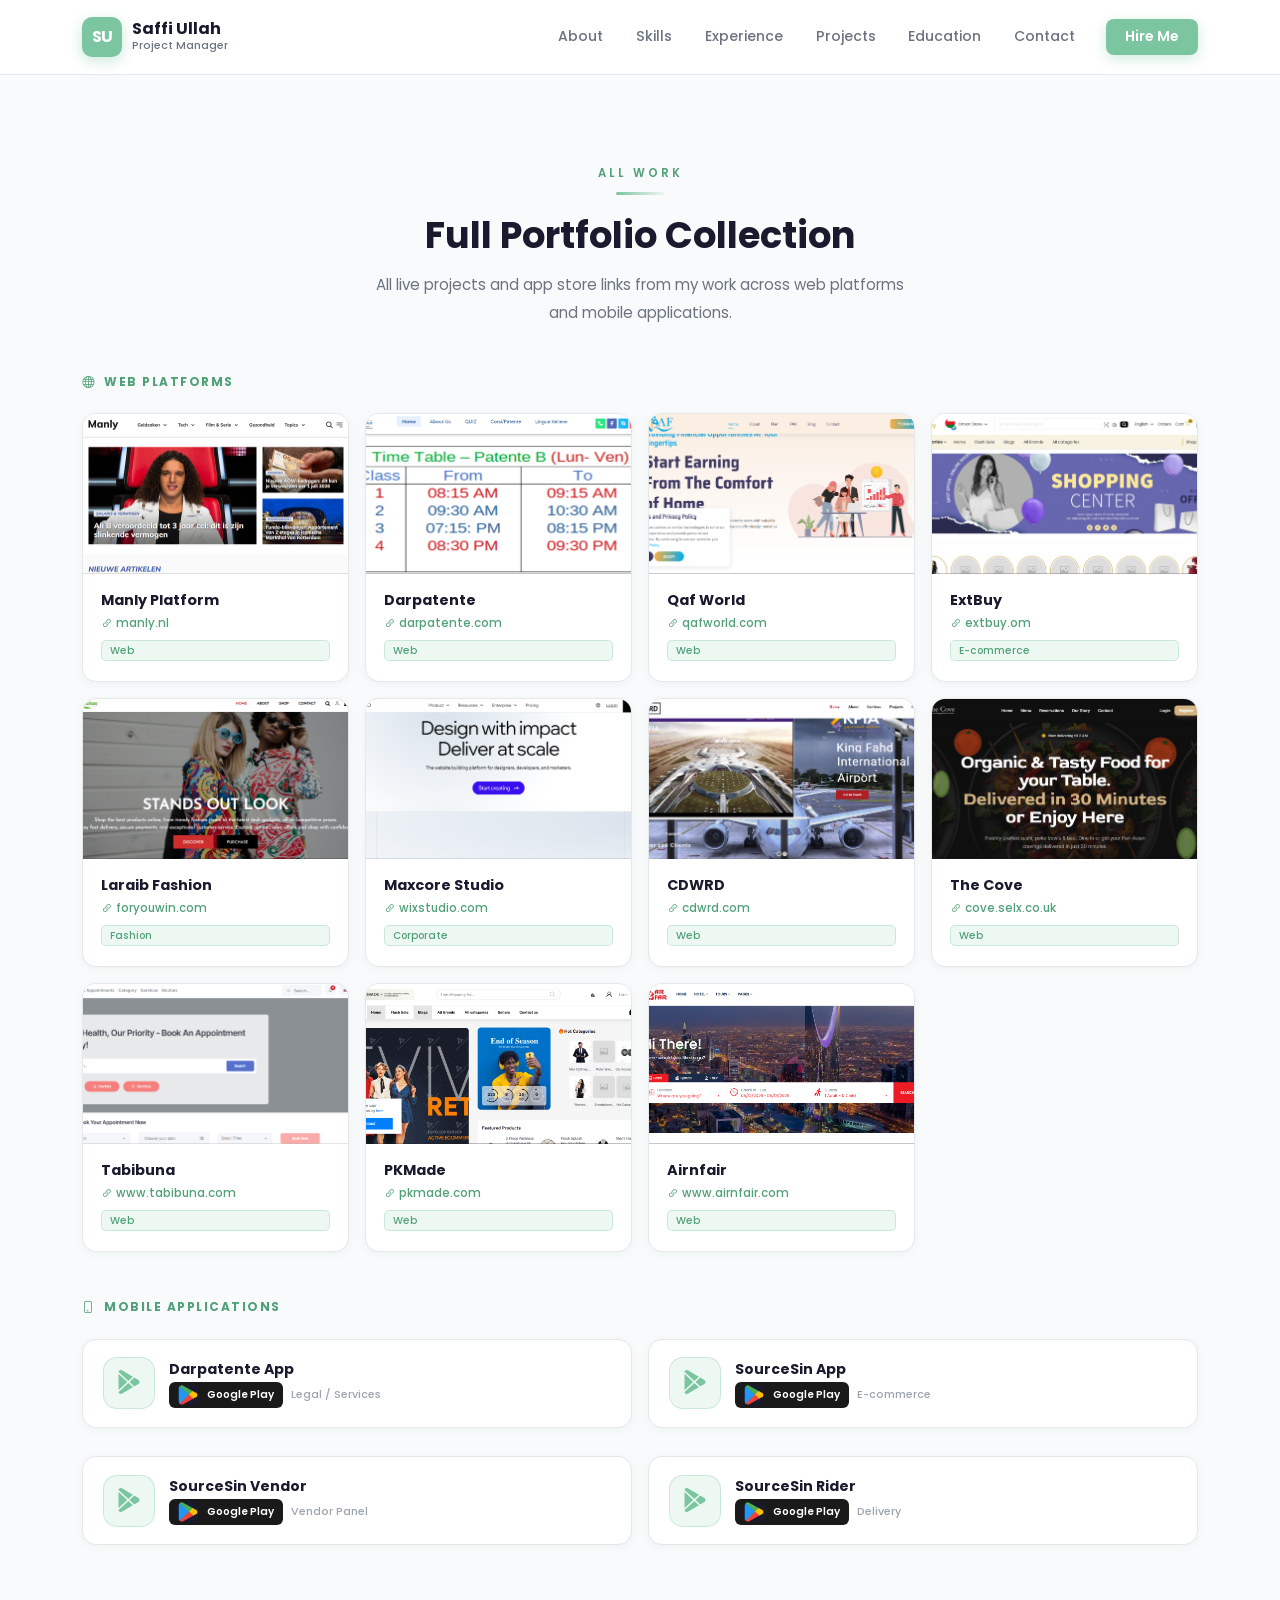
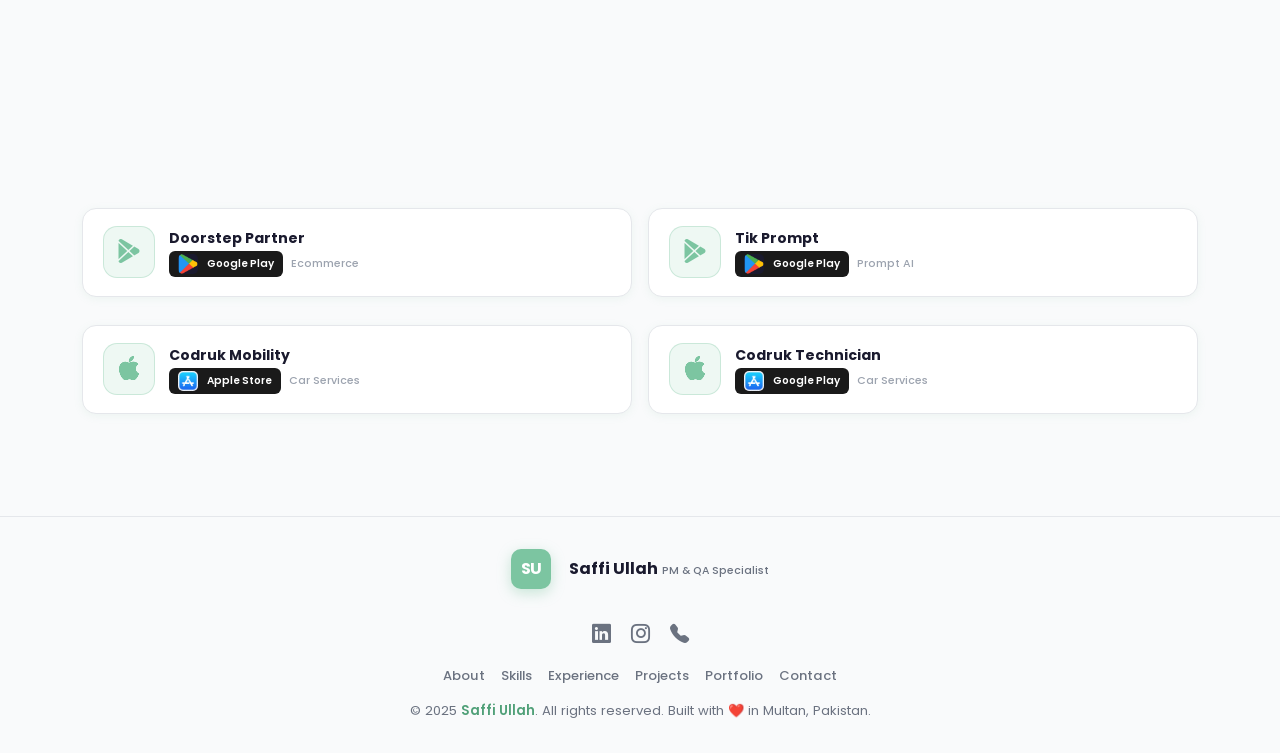
<file: portofolio.html>
<!DOCTYPE html>
<html lang="en">

<head>
    <meta charset="UTF-8">
    <meta name="viewport" content="width=device-width, initial-scale=1.0">
    <title>Saffi Ullah | Project Manager & QA Specialist</title>
    <!-- Google Fonts -->
    <link
        href="https://fonts.googleapis.com/css2?family=Poppins:ital,wght@0,400;0,500;0,600;0,700;1,400;1,500&display=swap"
        rel="stylesheet" />

    <!-- Bootstrap 5 -->
    <link href="https://cdn.jsdelivr.net/npm/bootstrap@5.3.2/dist/css/bootstrap.min.css" rel="stylesheet" />

    <!-- Bootstrap Icons -->
    <link href="https://cdn.jsdelivr.net/npm/bootstrap-icons@1.11.3/font/bootstrap-icons.min.css" rel="stylesheet" />

    <!-- css link -->
    <link rel="stylesheet" href="assets/style.css" />
</head>

<body>

    <!-- ===== NAVBAR ===== -->
    <nav class="navbar navbar-expand-lg" id="mainNav">
        <div class="container">
            <a class="navbar-brand" href="/index.html">
                <div class="logo-mark">SU</div>
                <div class="logo-text d-flex flex-column">
                    <span class="logo-name">Saffi Ullah</span>
                    <span class="logo-role">Project Manager</span>
                </div>
            </a>
            <button class="navbar-toggler" type="button" data-bs-toggle="collapse" data-bs-target="#navMenu">
                <i class="bi bi-list fs-4"></i>
            </button>
            <div class="collapse navbar-collapse justify-content-end" id="navMenu">
                <ul class="navbar-nav align-items-lg-center gap-1 me-3">
                    <li class="nav-item"><a class="nav-link" href="index.html#about">About</a></li>
                    <li class="nav-item"><a class="nav-link" href="index.html#skills">Skills</a></li>
                    <li class="nav-item"><a class="nav-link" href="index.html#experience">Experience</a></li>
                    <li class="nav-item"><a class="nav-link" href="index.html#projects">Projects</a></li>
                    <li class="nav-item"><a class="nav-link" href="index.html#education">Education</a></li>
                    <li class="nav-item"><a class="nav-link" href="index.html#contact">Contact</a></li>
                </ul>
                <a class="btn-hire nav-link" href="mailto:saffiullah751@gmail.com">Hire Me</a>
            </div>
        </div>
    </nav>

    <!-- ═══════════════════════ PORTFOLIO ═══════════════════════ -->
    <section id="portfolio">
        <div class="container">
            <div class="text-start text-md-center mb-5 reveal">
                <div class="section-label">All Work</div>
                <div class="divider text-start mx-md-auto"></div>
                <h2 class="section-title">Full Portfolio Collection</h2>
                <p class="section-desc mx-auto">All live projects and app store links from my work across web platforms
                    and
                    mobile applications.</p>
            </div>

            <!-- Web Platforms -->
            <div class="mb-5">
                <h6 class="skill-group-title mb-4"><i class="bi bi-globe me-1"></i> Web Platforms</h6>
                <div class="row g-3">

                    <!-- Card 1: manly.nl -->
                    <div class="col-6 col-md-4 col-lg-3 reveal delay-1">
                        <a href="https://manly.nl/" target="_blank" class="web-platform-card">
                            <div class="wpc-img-wrap">
                                <!-- REPLACE src with your screenshot: <img src="images/manly.png" alt="Manly"> -->
                                <div class="wpc-img-placeholder"><img src="assets/images/manly.png" alt=""></div>
                                <div class="wpc-overlay"><span><i class="bi bi-box-arrow-up-right"></i> Visit
                                        Site</span></div>
                            </div>
                            <div class="wpc-body">
                                <div class="wpc-title">Manly Platform</div>
                                <div class="wpc-url"><i class="bi bi-link-45deg"></i>manly.nl</div>
                                <span class="wpc-tag">Web</span>
                            </div>
                        </a>
                    </div>

                    <!-- Card 2: darpatente.com -->
                    <div class="col-6 col-md-4 col-lg-3 reveal delay-2">
                        <a href="https://www.darpatente.com/" target="_blank" class="web-platform-card">
                            <div class="wpc-img-wrap">
                                <!-- REPLACE src with your screenshot: <img src="images/darpatente.png" alt="Darpatente"> -->
                                <div class="wpc-img-placeholder"><img src="assets/images/darpatenday.png" alt="">
                                </div>
                                <div class="wpc-overlay"><span><i class="bi bi-box-arrow-up-right"></i> Visit
                                        Site</span></div>
                            </div>
                            <div class="wpc-body">
                                <div class="wpc-title">Darpatente</div>
                                <div class="wpc-url"><i class="bi bi-link-45deg"></i>darpatente.com</div>
                                <span class="wpc-tag">Web</span>
                            </div>
                        </a>
                    </div>

                    <!-- Card 3: qafworld.com -->
                    <div class="col-6 col-md-4 col-lg-3 reveal delay-3">
                        <a href="https://qafworld.com/" target="_blank" class="web-platform-card">
                            <div class="wpc-img-wrap">
                                <!-- REPLACE src with your screenshot: <img src="images/qafworld.png" alt="Qaf World"> -->
                                <div class="wpc-img-placeholder"><img src="assets/images/qaf.png" alt="">
                                </div>
                                <div class="wpc-overlay"><span><i class="bi bi-box-arrow-up-right"></i> Visit
                                        Site</span></div>
                            </div>
                            <div class="wpc-body">
                                <div class="wpc-title">Qaf World</div>
                                <div class="wpc-url"><i class="bi bi-link-45deg"></i>qafworld.com</div>
                                <span class="wpc-tag">Web</span>
                            </div>
                        </a>
                    </div>

                    <!-- Card 4: extbuy.om -->
                    <div class="col-6 col-md-4 col-lg-3 reveal delay-1">
                        <a href="https://extbuy.om/" target="_blank" class="web-platform-card">
                            <div class="wpc-img-wrap">
                                <!-- REPLACE src with your screenshot: <img src="images/extbuy.png" alt="ExtBuy"> -->
                                <div class="wpc-img-placeholder"><img src="assets/images/extbuy.png" alt=""></div>
                                <div class="wpc-overlay"><span><i class="bi bi-box-arrow-up-right"></i> Visit
                                        Site</span></div>
                            </div>
                            <div class="wpc-body">
                                <div class="wpc-title">ExtBuy</div>
                                <div class="wpc-url"><i class="bi bi-link-45deg"></i>extbuy.om</div>
                                <span class="wpc-tag">E-commerce</span>
                            </div>
                        </a>
                    </div>

                    <!-- Card 5: laraibfashion -->
                    <div class="col-6 col-md-4 col-lg-3 reveal delay-2">
                        <a href="https://laraibfashion.foryouwin.com/" target="_blank" class="web-platform-card">
                            <div class="wpc-img-wrap">
                                <!-- REPLACE src with your screenshot: <img src="images/laraib.png" alt="Laraib Fashion"> -->
                                <div class="wpc-img-placeholder"><img src="assets/images/laraib.png" alt=""></div>
                                <div class="wpc-overlay"><span><i class="bi bi-box-arrow-up-right"></i> Visit
                                        Site</span></div>
                            </div>
                            <div class="wpc-body">
                                <div class="wpc-title">Laraib Fashion</div>
                                <div class="wpc-url"><i class="bi bi-link-45deg"></i>foryouwin.com</div>
                                <span class="wpc-tag">Fashion</span>
                            </div>
                        </a>
                    </div>

                    <!-- Card 6: maxcorepk -->
                    <div class="col-6 col-md-4 col-lg-3 reveal delay-3">
                        <a href="https://hrdsim.wixstudio.com/maxcorepk" target="_blank" class="web-platform-card">
                            <div class="wpc-img-wrap">
                                <!-- REPLACE src with your screenshot: <img src="images/maxcore.png" alt="Maxcore"> -->
                                <div class="wpc-img-placeholder"><img src="assets/images/maxcore.png" alt=""></div>
                                <div class="wpc-overlay"><span><i class="bi bi-box-arrow-up-right"></i> Visit
                                        Site</span></div>
                            </div>
                            <div class="wpc-body">
                                <div class="wpc-title">Maxcore Studio</div>
                                <div class="wpc-url"><i class="bi bi-link-45deg"></i>wixstudio.com</div>
                                <span class="wpc-tag">Corporate</span>
                            </div>
                        </a>
                    </div>

                    <!-- Card 7: cdwrd.com -->
                    <div class="col-6 col-md-4 col-lg-3 reveal delay-1">
                        <a href="https://cdwrd.com" target="_blank" class="web-platform-card">
                            <div class="wpc-img-wrap">
                                <!-- REPLACE src with your screenshot: <img src="images/cdwrd.png" alt="CDWRD"> -->
                                <div class="wpc-img-placeholder"><img src="assets/images/codward.png" alt=""></div>
                                <div class="wpc-overlay"><span><i class="bi bi-box-arrow-up-right"></i> Visit
                                        Site</span></div>
                            </div>
                            <div class="wpc-body">
                                <div class="wpc-title">CDWRD</div>
                                <div class="wpc-url"><i class="bi bi-link-45deg"></i>cdwrd.com</div>
                                <span class="wpc-tag">Web</span>
                            </div>
                        </a>
                    </div>
                    <!-- card 8 -->
                    <div class="col-6 col-md-4 col-lg-3 reveal delay-1">
                        <a href="https://cove.selx.co.uk/" target="_blank" class="web-platform-card">
                            <div class="wpc-img-wrap">
                                <!-- REPLACE src with your screenshot: <img src="images/cdwrd.png" alt="CDWRD"> -->
                                <div class="wpc-img-placeholder"><img src="assets/images/the cove.png" alt=""></div>
                                <div class="wpc-overlay"><span><i class="bi bi-box-arrow-up-right"></i> Visit
                                        Site</span></div>
                            </div>
                            <div class="wpc-body">
                                <div class="wpc-title">The Cove</div>
                                <div class="wpc-url"><i class="bi bi-link-45deg"></i>cove.selx.co.uk</div>
                                <span class="wpc-tag">Web</span>
                            </div>
                        </a>
                    </div>
                    <!-- card 9 -->
                    <div class="col-6 col-md-4 col-lg-3 reveal delay-1">
                        <a href="https://www.tabibuna.com/" target="_blank" class="web-platform-card">
                            <div class="wpc-img-wrap">
                                <!-- REPLACE src with your screenshot: <img src="images/cdwrd.png" alt="CDWRD"> -->
                                <div class="wpc-img-placeholder"><img src="assets/images/taibuna.png" alt=""></div>
                                <div class="wpc-overlay"><span><i class="bi bi-box-arrow-up-right"></i> Visit
                                        Site</span></div>
                            </div>
                            <div class="wpc-body">
                                <div class="wpc-title">Tabibuna</div>
                                <div class="wpc-url"><i class="bi bi-link-45deg"></i> www.tabibuna.com</div>
                                <span class="wpc-tag">Web</span>
                            </div>
                        </a>
                    </div>
                    <!-- card 10 -->
                    <div class="col-6 col-md-4 col-lg-3 reveal delay-1">
                        <a href="https://pkmade.com/" target="_blank" class="web-platform-card">
                            <div class="wpc-img-wrap">
                                <!-- REPLACE src with your screenshot: <img src="images/cdwrd.png" alt="CDWRD"> -->
                                <div class="wpc-img-placeholder"><img src="assets/images/pkmade.png" alt=""></div>
                                <div class="wpc-overlay"><span><i class="bi bi-box-arrow-up-right"></i> Visit
                                        Site</span></div>
                            </div>
                            <div class="wpc-body">
                                <div class="wpc-title">PKMade</div>
                                <div class="wpc-url"><i class="bi bi-link-45deg"></i> pkmade.com</div>
                                <span class="wpc-tag">Web</span>
                            </div>
                        </a>
                    </div>
                    <!-- card 11 -->
                    <div class="col-6 col-md-4 col-lg-3 reveal delay-1">
                        <a href="https://www.airnfair.com/" target="_blank" class="web-platform-card">
                            <div class="wpc-img-wrap">
                                <!-- REPLACE src with your screenshot: <img src="images/cdwrd.png" alt="CDWRD"> -->
                                <div class="wpc-img-placeholder"><img src="assets/images/airnfair.png" alt=""></div>
                                <div class="wpc-overlay"><span><i class="bi bi-box-arrow-up-right"></i> Visit
                                        Site</span></div>
                            </div>
                            <div class="wpc-body">
                                <div class="wpc-title">Airnfair</div>
                                <div class="wpc-url"><i class="bi bi-link-45deg"></i> www.airnfair.com</div>
                                <span class="wpc-tag">Web</span>
                            </div>
                        </a>
                    </div>

                </div>
            </div>

            <!-- Mobile Applications -->
            <div>
                <h6 class="skill-group-title mb-4"><i class="bi bi-phone me-1"></i> Mobile Applications</h6>
                <div class="row g-3">

                    <div class="col-12 col-md-6 reveal delay-1">
                        <a href="https://play.google.com/store/apps/details?id=com.max.darpatente123" target="_blank"
                            class="app-card">
                            <div class="app-icon-wrap">
                                <!-- REPLACE with app icon: <img src="images/darpatente-icon.png" alt=""> -->
                                <i class="bi bi-google-play"></i>
                            </div>
                            <div class="app-info">
                                <div class="app-name">Darpatente App</div>
                                <div class="app-meta">
                                    <span class="app-store-badge"><img src="assets/images/google-play.png" alt="">
                                        Google Play</span>
                                    <span class="app-category">Legal / Services</span>
                                </div>
                            </div>
                            <i class="bi bi-chevron-right app-arrow"></i>
                        </a>
                    </div>

                    <div class="col-12 col-md-6 reveal delay-2">
                        <a href="https://play.google.com/store/apps/details?id=com.app.sourcesin" target="_blank"
                            class="app-card">
                            <div class="app-icon-wrap"><i class="bi bi-google-play"></i></div>
                            <div class="app-info">
                                <div class="app-name">SourceSin App</div>
                                <div class="app-meta">
                                    <span class="app-store-badge"><img src="assets/images/google-play.png" alt="">
                                        Google Play</span>
                                    <span class="app-category">E-commerce</span>
                                </div>
                            </div>
                            <i class="bi bi-chevron-right app-arrow"></i>
                        </a>
                    </div>

                    <div class="col-12 col-md-6 reveal delay-3">
                        <a href="https://play.google.com/store/apps/details?id=com.sourcesin.vendor" target="_blank"
                            class="app-card">
                            <div class="app-icon-wrap"><i class="bi bi-google-play"></i></div>
                            <div class="app-info">
                                <div class="app-name">SourceSin Vendor</div>
                                <div class="app-meta">
                                    <span class="app-store-badge"><img src="assets/images/google-play.png" alt="">
                                        Google Play</span>
                                    <span class="app-category">Vendor Panel</span>
                                </div>
                            </div>
                            <i class="bi bi-chevron-right app-arrow"></i>
                        </a>
                    </div>

                    <div class="col-12 col-md-6 reveal delay-1">
                        <a href="https://play.google.com/store/apps/details?id=com.sourcesin.rider" target="_blank"
                            class="app-card">
                            <div class="app-icon-wrap"><i class="bi bi-google-play"></i></div>
                            <div class="app-info">
                                <div class="app-name">SourceSin Rider</div>
                                <div class="app-meta">
                                    <span class="app-store-badge"><img src="assets/images/google-play.png" alt="">
                                        Google Play</span>
                                    <span class="app-category">Delivery</span>
                                </div>
                            </div>
                            <i class="bi bi-chevron-right app-arrow"></i>
                        </a>
                    </div>

                    <div class="col-12 col-md-6 reveal delay-2">
                        <a href="https://play.google.com/store/apps/details?id=com.ALMARAI.FACTORY" target="_blank"
                            class="app-card">
                            <div class="app-icon-wrap"><i class="bi bi-google-play"></i></div>
                            <div class="app-info">
                                <div class="app-name">Almarai Factory App</div>
                                <div class="app-meta">
                                    <span class="app-store-badge"><img src="assets/images/google-play.png" alt="">
                                        Google Play</span>
                                    <span class="app-category">Industrial</span>
                                </div>
                            </div>
                            <i class="bi bi-chevron-right app-arrow"></i>
                        </a>
                    </div>

                    <div class="col-12 col-md-6 reveal delay-3">
                        <a href="https://play.google.com/store/apps/details?id=com.company.qafworld_app" target="_blank"
                            class="app-card">
                            <div class="app-icon-wrap"><i class="bi bi-google-play"></i></div>
                            <div class="app-info">
                                <div class="app-name">Qafworld App</div>
                                <div class="app-meta">
                                    <span class="app-store-badge"><img src="assets/images/google-play.png" alt="">
                                        Google Play</span>
                                    <span class="app-category">Platform</span>
                                </div>
                            </div>
                            <i class="bi bi-chevron-right app-arrow"></i>
                        </a>
                    </div>

                    <div class="col-12 col-md-6 reveal delay-1">
                        <a href="https://play.google.com/store/apps/details?id=com.maxcore.promptstore" target="_blank"
                            class="app-card">
                            <div class="app-icon-wrap"><i class="bi bi-google-play"></i></div>
                            <div class="app-info">
                                <div class="app-name">Prompt Mart</div>
                                <div class="app-meta">
                                    <span class="app-store-badge"><img src="assets/images/google-play.png" alt="">
                                        Google Play</span>
                                    <span class="app-category">AI / Productivity</span>
                                </div>
                            </div>
                            <i class="bi bi-chevron-right app-arrow"></i>
                        </a>
                    </div>
                    <div class="col-12 col-md-6 reveal delay-1">
                        <a href="https://play.google.com/store/apps/details?id=com.doorstep.company.app" target="_blank"
                            class="app-card">
                            <div class="app-icon-wrap"><i class="bi bi-google-play"></i></div>
                            <div class="app-info">
                                <div class="app-name">Doorstep</div>
                                <div class="app-meta">
                                    <span class="app-store-badge"><img src="assets/images/google-play.png" alt="">
                                        Google Play</span>
                                    <span class="app-category">Ecommerce</span>
                                </div>
                            </div>
                            <i class="bi bi-chevron-right app-arrow"></i>
                        </a>
                    </div>
                    <div class="col-12 col-md-6 reveal delay-1">
                        <a href="https://play.google.com/store/apps/details?id=com.doorstep.maxcore" target="_blank"
                            class="app-card">
                            <div class="app-icon-wrap"><i class="bi bi-google-play"></i></div>
                            <div class="app-info">
                                <div class="app-name">Doorstep Partner</div>
                                <div class="app-meta">
                                    <span class="app-store-badge"><img src="assets/images/google-play.png" alt="">
                                        Google Play</span>
                                    <span class="app-category">Ecommerce</span>
                                </div>
                            </div>
                            <i class="bi bi-chevron-right app-arrow"></i>
                        </a>
                    </div>
                    <div class="col-12 col-md-6 reveal delay-1">
                        <a href="https://play.google.com/store/apps/details?id=com.app.macorecut" target="_blank"
                            class="app-card">
                            <div class="app-icon-wrap"><i class="bi bi-google-play"></i></div>
                            <div class="app-info">
                                <div class="app-name">Tik Prompt</div>
                                <div class="app-meta">
                                    <span class="app-store-badge"><img src="assets/images/google-play.png" alt="">
                                        Google Play</span>
                                    <span class="app-category">Prompt AI</span>
                                </div>
                            </div>
                            <i class="bi bi-chevron-right app-arrow"></i>
                        </a>
                    </div>
                    <div class="col-12 col-md-6 reveal delay-1">
                        <a href="https://apps.apple.com/pk/app/codruk-mobility/id6759153671" target="_blank"
                            class="app-card">
                            <div class="app-icon-wrap"><i class="bi bi-apple"></i></div>
                            <div class="app-info">
                                <div class="app-name">Codruk Mobility</div>
                                <div class="app-meta">
                                    <span class="app-store-badge"><img src="assets/images/apple store.png" alt="">
                                        Apple Store</span>
                                    <span class="app-category">Car Services</span>
                                </div>
                            </div>
                            <i class="bi bi-chevron-right app-arrow"></i>
                        </a>
                    </div>
                    <div class="col-12 col-md-6 reveal delay-1">
                        <a href="https://apps.apple.com/pk/app/codruk-technician/id6759150077" target="_blank"
                            class="app-card">
                            <div class="app-icon-wrap"><i class="bi bi-apple"></i></div>
                            <div class="app-info">
                                <div class="app-name">Codruk Technician</div>
                                <div class="app-meta">
                                    <span class="app-store-badge"><img src="assets/images/apple store.png" alt="">
                                        Google Play</span>
                                    <span class="app-category">Car Services</span>
                                </div>
                            </div>
                            <i class="bi bi-chevron-right app-arrow"></i>
                        </a>
                    </div>

                </div>
            </div>

        </div>
    </section>


    <!-- ═══════════════════════ FOOTER ═══════════════════════ -->
    <footer>
        <div class="container">
            <a class="navbar-brand justify-content-center d-inline-flex mb-3" href="#hero">
                <div class="logo-mark me-2">SU</div>
                <div class="logo-text">
                    <span class="logo-name">Saffi Ullah</span>
                    <span class="logo-role">PM & QA Specialist</span>
                </div>
            </a>
            <div class="social-icons">
                <a href="https://www.linkedin.com/in/saffi-ullah-2b63b5321" target="_blank"><i
                        class="bi bi-linkedin"></i></a>
                <a href="https://www.instagram.com/saffi_digital_dna?igsh=MW15eHNmMWEzOTBpOA=="><i
                        class="bi bi-instagram"></i></a>
                <a href="tel:03066306461"><i class="bi bi-telephone-fill"></i></a>
            </div>
            <div class="mt-3 d-flex gap-3 justify-content-center flex-wrap">
                <a href="index.html#about" style="font-size:.82rem;font-weight:500;color:var(--text-gray);">About</a>
                <a href="index.html#skills" style="font-size:.82rem;font-weight:500;color:var(--text-gray);">Skills</a>
                <a href="index.html#experience"
                    style="font-size:.82rem;font-weight:500;color:var(--text-gray);">Experience</a>
                <a href="index.html#projects"
                    style="font-size:.82rem;font-weight:500;color:var(--text-gray);">Projects</a>
                <a href="#portfolio" style="font-size:.82rem;font-weight:500;color:var(--text-gray);">Portfolio</a>
                <a href="index.html#contact"
                    style="font-size:.82rem;font-weight:500;color:var(--text-gray);">Contact</a>
            </div>
            <p class="mt-3">© 2025 <span class="accent">Saffi Ullah</span>. All rights reserved. Built with ❤️ in
                Multan,
                Pakistan.</p>
        </div>
    </footer>

    <!-- BACK TO TOP -->
    <button id="backTop" onclick="window.scrollTo({top:0,behavior:'smooth'})">
        <i class="bi bi-arrow-up"></i>
    </button>


    <script src="https://cdn.jsdelivr.net/npm/bootstrap@5.3.2/dist/js/bootstrap.bundle.min.js"></script>

    <script src="assets/script.js"></script>
</body>
</file>
<file: assets/style.css>
/* ===== CSS VARIABLES ===== */
:root {
    --accent: rgb(124, 197, 161);
    --accent-dark: rgb(80, 160, 120);
    --accent-light: rgba(124, 197, 161, 0.13);
    --accent-mid: rgba(124, 197, 161, 0.32);
    --text-dark: #1a1a2e;
    --text-gray: #6b7280;
    --text-light: #9ca3af;
    --bg-white: #ffffff;
    --bg-soft: #f9fafb;
    --border: #e5e7eb;
    --shadow-sm: 0 2px 8px rgba(124, 197, 161, 0.10);
    --shadow-md: 0 8px 32px rgba(124, 197, 161, 0.15);
    --shadow-lg: 0 20px 60px rgba(124, 197, 161, 0.18);
    --radius: 14px;
    --transition: 0.3s cubic-bezier(0.4, 0, 0.2, 1);
}

*,
*::before,
*::after {
    box-sizing: border-box;
    margin: 0;
    padding: 0;
}

html {
    scroll-behavior: smooth;
    overflow-x: hidden !important;
    max-width: 100%;
}

body {
    font-family: "Poppins", sans-serif;
    font-weight: 400;
    font-style: normal;
    color: var(--text-dark);
    background-color: var(--bg-white);
    overflow-x: hidden;
}

h1,
h2,
h3,
h4,
h5,
h6 {
    font-weight: 700;
    color: var(--text-dark);
}

p,
li,
span {
    color: var(--text-gray);
}

a {
    text-decoration: none;
}

img {
    max-width: 100%;
    height: auto;
    display: block;
}

::-webkit-scrollbar {
    width: 6px;
}

::-webkit-scrollbar-track {
    background: var(--bg-soft);
}

::-webkit-scrollbar-thumb {
    background: var(--accent);
    border-radius: 3px;
}

section {
    padding: 90px 0;
}

/* ===== SECTION LABELS ===== */
.section-label {
    font-size: 0.72rem;
    font-weight: 600;
    letter-spacing: 3px;
    text-transform: uppercase;
    color: var(--accent-dark);
    margin-bottom: 10px;
}

.section-title {
    font-size: clamp(1.6rem, 4vw, 2.3rem);
    font-weight: 700;
    margin-bottom: 14px;
    line-height: 1.2;
}

.section-desc {
    color: var(--text-gray);
    font-size: 0.94rem;
    max-width: 540px;
    line-height: 1.85;
    margin-bottom: 48px;
}

.divider {
    width: 48px;
    height: 3px;
    background: linear-gradient(90deg, var(--accent), rgba(124, 197, 161, 0.1));
    border-radius: 2px;
    margin-bottom: 18px;
}

/* ===== NAVBAR ===== */
.navbar {
    background: rgba(255, 255, 255, 0.92);
    backdrop-filter: blur(40px);
    -webkit-backdrop-filter: blur(40px);
    border-bottom: 1px solid var(--border);
    padding: 0.75rem 0;
    position: sticky;
    top: 0;
    z-index: 1000;
    transition: box-shadow var(--transition);
}

.navbar.scrolled {
    box-shadow: var(--shadow-md);
}

.navbar-brand {
    display: flex;
    align-items: center;
    gap: 10px;
}

.logo-mark {
    width: 40px;
    height: 40px;
    background: var(--accent);
    border-radius: 10px;
    display: flex;
    align-items: center;
    justify-content: center;
    font-weight: 700;
    font-size: 1rem;
    color: #fff;
    letter-spacing: -0.5px;
    box-shadow: 0 4px 14px rgba(124, 197, 161, 0.4);
    flex-shrink: 0;
    transition: transform var(--transition), box-shadow var(--transition);
}

.navbar-brand:hover .logo-mark {
    transform: rotate(-6deg) scale(1.08);
    box-shadow: 0 6px 20px rgba(124, 197, 161, 0.5);
}

.logo-name {
    font-size: 1rem;
    font-weight: 700;
    color: var(--text-dark);
    line-height: 1.1;
}

.logo-role {
    font-size: 0.67rem;
    color: var(--text-gray);
    font-weight: 500;
}

.navbar-nav .nav-link {
    font-size: 0.88rem;
    font-weight: 500;
    color: var(--text-gray) !important;
    padding: 0.4rem 0.9rem !important;
    border-radius: 8px;
    transition: color var(--transition), background var(--transition);
}

.navbar-nav .nav-link:hover,
.navbar-nav .nav-link.active {
    color: var(--accent-dark) !important;
    background: var(--accent-light);
}

.btn-hire {
    background: var(--accent);
    color: #fff !important;
    border-radius: 8px;
    font-size: 0.88rem;
    font-weight: 600;
    padding: 0.45rem 1.2rem !important;
    transition: transform var(--transition), box-shadow var(--transition);
    box-shadow: 0 4px 14px rgba(124, 197, 161, 0.35);
}

.btn-hire:hover {
    transform: translateY(-2px);
    box-shadow: 0 8px 22px rgba(124, 197, 161, 0.45);
}

.navbar-toggler {
    border: none;
    color: var(--text-dark);
}

.navbar-toggler:focus {
    box-shadow: none;
}

/* ===== HERO ===== */
#hero {
    min-height: 100vh;
    display: flex;
    align-items: center;
    position: relative;
    overflow: hidden;
    background: var(--bg-white);
    padding: 10px 0 60px;
}

.hero-blob {
    position: absolute;
    border-radius: 50%;
    filter: blur(80px);
    opacity: 0.20;
    pointer-events: none;
}

.blob-1 {
    width: 500px;
    height: 500px;
    background: var(--accent);
    top: -150px;
    right: -100px;
    animation: floatBlob 8s ease-in-out infinite;
}

.blob-2 {
    width: 300px;
    height: 300px;
    background: var(--accent);
    bottom: -80px;
    left: -80px;
    animation: floatBlob 10s ease-in-out infinite reverse;
}

@keyframes floatBlob {

    0%,
    100% {
        transform: translate(0, 0) scale(1)
    }

    50% {
        transform: translate(20px, -20px) scale(1.05)
    }
}

.hero-dots {
    position: absolute;
    inset: 0;
    background-image: radial-gradient(circle, rgba(124, 197, 161, 0.13) 1.5px, transparent 1.5px);
    background-size: 30px 30px;
    pointer-events: none;
}

.hero-badge {
    display: inline-flex;
    align-items: center;
    gap: 8px;
    background: var(--accent-light);
    border: 1px solid var(--accent-mid);
    border-radius: 50px;
    padding: 0.35rem 1rem;
    font-size: 0.8rem;
    font-weight: 600;
    color: var(--accent-dark) !important;
    margin-bottom: 1.25rem;
    animation: fadeUp 0.6s ease both;
}

.hero-badge .dot {
    width: 8px;
    height: 8px;
    background: var(--accent);
    border-radius: 50%;
    animation: pulse 2s infinite;
}

@keyframes pulse {

    0%,
    100% {
        transform: scale(1);
        opacity: 1
    }

    50% {
        transform: scale(1.4);
        opacity: 0.6
    }
}

.hero-title {
    font-size: clamp(2.2rem, 5vw, 3.8rem);
    font-weight: 700;
    color: var(--text-dark);
    line-height: 1.15;
    margin-bottom: 1rem;
    animation: fadeUp 0.7s ease 0.1s both;
}

.hero-title .accent-word {
    color: var(--accent-dark);
}

.hero-desc {
    font-size: 1rem;
    color: var(--text-gray);
    max-width: 520px;
    line-height: 1.75;
    margin-bottom: 2rem;
    animation: fadeUp 0.7s ease 0.2s both;
}

.hero-actions {
    display: flex;
    flex-wrap: wrap;
    gap: 14px;
    animation: fadeUp 0.7s ease 0.3s both;
}

.btn-primary-accent {
    background: var(--accent);
    color: #fff;
    border: none;
    border-radius: 10px;
    padding: 0.75rem 1.8rem;
    font-size: 0.95rem;
    font-weight: 600;
    font-family: "Poppins", sans-serif;
    display: inline-block;
    transition: transform var(--transition), box-shadow var(--transition);
    box-shadow: 0 6px 20px rgba(124, 197, 161, 0.4);
}

.btn-primary-accent:hover {
    transform: translateY(-3px);
    box-shadow: 0 10px 28px rgba(124, 197, 161, 0.5);
    color: #fff;
}

.btn-outline-accent {
    background: transparent;
    color: var(--text-dark);
    border: 2px solid var(--border);
    border-radius: 10px;
    padding: 0.75rem 1.8rem;
    font-size: 0.95rem;
    font-weight: 600;
    font-family: "Poppins", sans-serif;
    display: inline-block;
    transition: border-color var(--transition), color var(--transition), transform var(--transition);
}

.btn-outline-accent:hover {
    border-color: var(--accent);
    color: var(--accent-dark);
    transform: translateY(-3px);
}

.hero-stats {
    display: flex;
    flex-wrap: wrap;
    gap: 28px;
    margin-top: 3rem;
    animation: fadeUp 0.7s ease 0.4s both;
}

.stat-num {
    font-size: 1.8rem;
    font-weight: 700;
    color: var(--text-dark);
    line-height: 1;
}

.stat-num span {
    color: var(--accent-dark);
}

.stat-label {
    font-size: 0.78rem;
    color: var(--text-gray);
    margin-top: 2px;
}

/* Hero right card */
.hero-card {
    background: var(--bg-white);
    border: 1px solid var(--border);
    border-radius: 20px;
    padding: 2rem;
    box-shadow: var(--shadow-lg);
    animation: fadeLeft 0.8s ease 0.2s both;
    position: relative;
}

.hero-card>.d-flex {
    gap: 1.25rem;
    flex-wrap: wrap;
}

.hero-card::before {
    content: '';
    position: absolute;
    top: -2px;
    left: -2px;
    right: -2px;
    bottom: -2px;
    border-radius: 22px;
    background: linear-gradient(135deg, var(--accent-mid), transparent 60%);
    z-index: -1;
}

.hc-avatar {
    width: 64px;
    height: 64px;
    background: var(--accent);
    border-radius: 16px;
    display: flex;
    align-items: center;
    justify-content: center;
    font-size: 1.5rem;
    font-weight: 700;
    color: #fff;
    margin-bottom: 1rem;
    box-shadow: 0 6px 20px rgba(124, 197, 161, 0.4);
}

.hc-name {
    font-size: 1.1rem;
    font-weight: 700;
    color: var(--text-dark);
    margin-bottom: 2px;
}

.hc-role {
    font-size: 0.8rem;
    color: var(--text-gray);
    /* margin-bottom: 1.25rem; */
}

.hc-info-row {
    display: flex;
    align-items: center;
    gap: 10px;
    margin-bottom: 0.7rem;
}

.hc-info-row i {
    color: var(--accent);
    font-size: 1rem;
    width: 20px;
    flex-shrink: 0;
}

.hc-info-row span {
    font-size: 0.8rem;
    color: var(--text-gray);
}

.hc-tags {
    display: flex;
    flex-wrap: wrap;
    gap: 6px;
    margin-top: 1.25rem;
}

.hc-square-img {
    width: 200px;
    min-height: 100%;
    border-radius: 14px;
    overflow: hidden;
    border: 2px solid var(--accent-mid);
    box-shadow: 0 4px 16px rgba(124, 197, 161, 0.18);
    background: var(--bg-soft);
}

.hc-square-img img {
    width: 100%;
    height: 100%;
    object-fit: cover;
    object-position: center top;
    display: block;
}

@media (max-width: 400px) {
    .hc-square-img {
        width: 90px;
        border-radius: 10px;
    }
}

.hc-tag {
    background: var(--accent-light);
    color: var(--accent-dark) !important;
    border-radius: 6px;
    padding: 3px 10px;
    font-size: 0.73rem;
    font-weight: 600;
    border: 1px solid var(--accent-mid);
}

/* ===== ABOUT ===== */
#about {
    background: var(--bg-soft);
}

.about-card {
    background: var(--bg-white);
    border: 1px solid var(--border);
    border-radius: var(--radius);
    width: 100%;
    height: 100%;
    padding: 2rem;
    box-shadow: var(--shadow-sm);
    transition: transform var(--transition), box-shadow var(--transition);
}

.about-card:hover {
    transform: translateY(-4px);
    box-shadow: var(--shadow-md);
}

.about-icon {
    width: 48px;
    height: 48px;
    background: var(--accent-light);
    border-radius: 12px;
    display: flex;
    align-items: center;
    justify-content: center;
    margin-bottom: 1rem;
}

.about-icon i {
    color: var(--accent);
    font-size: 1.3rem;
}

.about-card h5 {
    font-size: 1rem;
    color: var(--text-dark);
    margin-bottom: 0.4rem;
}

.about-card p {
    font-size: 0.875rem;
    color: var(--text-gray);
    margin: 0;
}

/* ===== SKILLS ===== */
#skills {
    background: var(--bg-white);
}

.skill-group-title {
    font-size: 0.75rem;
    font-weight: 700;
    text-transform: uppercase;
    letter-spacing: 1.5px;
    color: var(--accent-dark);
    margin-bottom: 1rem;
}

.skill-pill {
    display: inline-flex;
    align-items: center;
    gap: 6px;
    background: var(--bg-soft);
    border: 1px solid var(--border);
    border-radius: 8px;
    padding: 0.45rem 0.9rem;
    font-size: 0.82rem;
    font-weight: 500;
    color: var(--text-gray) !important;
    margin: 0 6px 8px 0;
    transition: background var(--transition), border-color var(--transition), color var(--transition), transform var(--transition);
}

.skill-pill:hover {
    background: var(--accent-light);
    border-color: var(--accent-mid);
    color: var(--accent-dark) !important;
    transform: translateY(-2px);
}

.skill-pill i {
    font-size: 0.8rem;
    color: var(--accent);
}

/* ===== EXPERIENCE ===== */
#experience {
    background: var(--bg-soft);
}

.timeline {
    position: relative;
    padding-left: 28px;
}

.timeline::before {
    content: '';
    position: absolute;
    left: 7px;
    top: 8px;
    bottom: 0;
    width: 2px;
    background: var(--accent-mid);
    border-radius: 1px;
}

.timeline-item {
    position: relative;
    margin-bottom: 2.5rem;
}

.timeline-dot {
    position: absolute;
    left: -28px;
    top: 6px;
    width: 16px;
    height: 16px;
    background: var(--accent);
    border-radius: 50%;
    border: 3px solid var(--bg-white);
    box-shadow: 0 0 0 2px var(--accent-mid);
}

.timeline-card {
    background: var(--bg-white);
    border: 1px solid var(--border);
    border-radius: var(--radius);
    padding: 1.5rem;
    box-shadow: var(--shadow-sm);
    transition: transform var(--transition), box-shadow var(--transition);
}

.timeline-card:hover {
    transform: translateY(-3px);
    box-shadow: var(--shadow-md);
}

.timeline-header {
    display: flex;
    justify-content: space-between;
    align-items: flex-start;
    flex-wrap: wrap;
    gap: 8px;
}

.timeline-company {
    font-size: 1rem;
    font-weight: 700;
    color: var(--text-dark);
}

.timeline-role {
    font-size: 0.85rem;
    color: var(--accent-dark);
    font-weight: 600;
}
.project{
    white-space: nowrap !important;
}

.timeline-period {
    font-size: 0.75rem;
    background: var(--accent-light);
    color: var(--accent-dark) !important;
    border: 1px solid var(--accent-mid);
    border-radius: 6px;
    padding: 3px 10px;
    font-weight: 600;
    white-space: nowrap;
}

.timeline-list {
    padding-left: 1.1rem;
    margin: 0;
}

.timeline-list li {
    font-size: 0.85rem;
    color: var(--text-gray);
    margin-bottom: 4px;
    line-height: 1.6;
}

/* ===== PROJECTS ===== */
#projects {
    background: var(--bg-white);
}

.project-card {
    background: var(--bg-white);
    border: 1px solid var(--border);
    border-radius: var(--radius);
    padding: 1.75rem;
    height: 100%;
    box-shadow: var(--shadow-sm);
    transition: transform var(--transition), box-shadow var(--transition), border-color var(--transition);
    position: relative;
    overflow: hidden;
}

.project-card::after {
    content: '';
    position: absolute;
    top: 0;
    left: 0;
    right: 0;
    height: 3px;
    background: var(--accent);
    transform: scaleX(0);
    transition: transform var(--transition);
    transform-origin: left;
}

.project-card:hover {
    transform: translateY(-5px);
    box-shadow: var(--shadow-md);
    border-color: var(--accent-mid);
}

.project-card:hover::after {
    transform: scaleX(1);
}

.project-icon {
    width: 44px;
    height: 44px;
    background: var(--accent-light);
    border-radius: 11px;
    display: flex;
    align-items: center;
    justify-content: center;
    margin-bottom: 1rem;
    border: 1px solid var(--accent-mid);
}

.project-icon i {
    color: var(--accent);
    font-size: 1.2rem;
}

.project-card h5 {
    font-size: 1rem;
    font-weight: 700;
    color: var(--text-dark);
    margin-bottom: 0.5rem;
}

.project-card p {
    font-size: 0.83rem;
    color: var(--text-gray);
    line-height: 1.65;
    margin-bottom: 1rem;
}

.project-tags {
    display: flex;
    flex-wrap: wrap;
    gap: 5px;
    margin-bottom: 1rem;
}

.project-tag {
    font-size: 0.7rem;
    background: var(--bg-soft);
    color: var(--text-gray) !important;
    border: 1px solid var(--border);
    border-radius: 5px;
    padding: 2px 8px;
    font-weight: 500;
}

.project-link {
    display: inline-flex;
    align-items: center;
    gap: 6px;
    font-size: 0.82rem;
    font-weight: 600;
    color: var(--accent-dark) !important;
    transition: gap var(--transition);
}

.project-link:hover {
    gap: 10px;
    color: var(--accent) !important;
}

.project-link i {
    font-size: 0.8rem;
    color: inherit !important;
}

/* ===== PORTFOLIO ===== */
#portfolio {
    background: var(--bg-soft);
}

/* google icon as image */
.app-store-badge img {
    width: 20px;
    height: 20px;
    border-radius: 5px;
    background-color: var(--text-dark);
    margin-right: 5px;
    object-fit: cover;
}

/* — Web Platform Image Cards — */
.web-platform-card {
    background: var(--bg-white);
    border: 1px solid var(--border);
    border-radius: var(--radius);
    overflow: hidden;
    box-shadow: var(--shadow-sm);
    transition: transform var(--transition), box-shadow var(--transition), border-color var(--transition);
    display: flex;
    flex-direction: column;
    height: 100%;
}

.web-platform-card:hover {
    transform: translateY(-5px);
    box-shadow: var(--shadow-md);
    border-color: var(--accent-mid);
    text-decoration: none;
}

.wpc-img-wrap {
    position: relative;
    overflow: hidden;
    height: 160px;
    background: var(--bg-soft);
    flex-shrink: 0;
}

.wpc-img-wrap img {
    width: 100%;
    height: 100%;
    object-fit: cover;
    transition: transform 0.4s ease;
}

.web-platform-card:hover .wpc-img-wrap img {
    transform: scale(1.05);
}

.wpc-img-placeholder {
    width: 100%;
    height: 100%;
    background: linear-gradient(135deg, var(--accent-light) 0%, rgba(124, 197, 161, 0.05) 100%);
    display: flex;
    flex-direction: column;
    align-items: center;
    justify-content: center;
    gap: 8px;
}

.wpc-img-placeholder i {
    font-size: 2.2rem;
    color: var(--accent);
}

.wpc-img-placeholder span {
    font-size: 0.72rem;
    color: var(--text-light);
    font-weight: 500;
}

.wpc-overlay {
    position: absolute;
    inset: 0;
    background: rgba(124, 197, 161, 0.85);
    display: flex;
    align-items: center;
    justify-content: center;
    opacity: 0;
    transition: opacity var(--transition);
}

.web-platform-card:hover .wpc-overlay {
    opacity: 1;
}

.wpc-overlay span {
    color: #fff;
    font-size: 0.82rem;
    font-weight: 600;
    display: flex;
    align-items: center;
    gap: 6px;
}

.wpc-body {
    padding: 1rem 1.1rem 1.25rem;
    flex: 1;
    display: flex;
    flex-direction: column;
}

.wpc-title {
    font-size: 0.9rem;
    font-weight: 700;
    color: var(--text-dark);
    margin-bottom: 3px;
}

.wpc-url {
    font-size: 0.72rem;
    color: var(--accent-dark);
    font-weight: 500;
    display: flex;
    align-items: center;
    gap: 4px;
}

.wpc-url i {
    font-size: 0.7rem;
}

.wpc-tag {
    display: inline-block;
    font-size: 0.63rem;
    padding: 2px 8px;
    border-radius: 5px;
    background: var(--accent-light);
    color: var(--accent-dark) !important;
    border: 1px solid var(--accent-mid);
    font-weight: 500;
    margin-top: 8px;
}

/* — Mobile App Cards — */
.app-card {
    background: var(--bg-white);
    border: 1px solid var(--border);
    border-radius: var(--radius);
    padding: 1.1rem 1.25rem;
    display: flex;
    align-items: center;
    gap: 14px;
    box-shadow: var(--shadow-sm);
    margin-bottom: 12px;
    transition: transform var(--transition), box-shadow var(--transition), border-color var(--transition);
    text-decoration: none;
}

.app-card:hover {
    transform: translateX(5px);
    box-shadow: var(--shadow-md);
    border-color: var(--accent-mid);
}

.app-icon-wrap {
    width: 52px;
    height: 52px;
    border-radius: 14px;
    overflow: hidden;
    flex-shrink: 0;
    background: var(--accent-light);
    border: 1px solid var(--accent-mid);
    display: flex;
    align-items: center;
    justify-content: center;
}

.app-icon-wrap img {
    width: 100%;
    height: 100%;
    object-fit: cover;
    border-radius: 14px;
}

.app-icon-wrap i {
    font-size: 1.5rem;
    color: var(--accent);
}

.app-info {
    flex: 1;
    min-width: 0;
}

.app-name {
    font-size: 0.88rem;
    font-weight: 700;
    color: var(--text-dark);
    margin-bottom: 2px;
    white-space: nowrap;
    overflow: hidden;
    text-overflow: ellipsis;
}

.app-meta {
    display: flex;
    align-items: center;
    gap: 8px;
}

.app-store-badge {
    display: inline-flex;
    align-items: center;
    gap: 4px;
    background: #1a1a1a;
    color: #fff !important;
    border-radius: 6px;
    font-size: 0.65rem;
    font-weight: 600;
    padding: 3px 9px;
}

.app-store-badge i {
    font-size: 0.75rem;
    color: #fff !important;
}

.app-category {
    font-size: 0.68rem;
    color: var(--text-light);
    font-weight: 500;
}

.app-arrow {
    color: var(--accent);
    opacity: 0;
    transition: opacity var(--transition), transform var(--transition);
    margin-left: auto;
    flex-shrink: 0;
}

.app-card:hover .app-arrow {
    opacity: 1;
    transform: translateX(3px);
}


/* ===== EDUCATION ===== */
#skill {
    background: var(--bg-soft);
}

.edu-card {
    background: var(--bg-white);
    border: 1px solid var(--border);
    border-radius: var(--radius);
    padding: 1.75rem;
    box-shadow: var(--shadow-sm);
    transition: transform var(--transition), box-shadow var(--transition);
}

.edu-card:hover {
    transform: translateY(-3px);
    box-shadow: var(--shadow-md);
}

.edu-icon {
    width: 48px;
    height: 48px;
    background: var(--accent-light);
    border-radius: 12px;
    display: flex;
    align-items: center;
    justify-content: center;
    border: 1px solid var(--accent-mid);
    margin-bottom: 1rem;
}

.edu-icon i {
    color: var(--accent);
    font-size: 1.3rem;
}

.edu-card h5 {
    font-size: 1rem;
    color: var(--text-dark);
}

.edu-card .institution {
    font-size: 0.85rem;
    color: var(--accent-dark);
    font-weight: 600;
}

.edu-card .period {
    font-size: 0.78rem;
    color: var(--text-gray);
}

.cgpa-badge {
    display: inline-block;
    background: var(--accent-light);
    border: 1px solid var(--accent-mid);
    color: var(--accent-dark) !important;
    border-radius: 6px;
    font-size: 0.78rem;
    font-weight: 700;
    padding: 3px 10px;
    margin-top: 0.5rem;
}

/* ===== CONTACT ===== */
#contact {
    background: var(--bg-white);
}

.contact-card {
    background: var(--bg-white);
    border: 1px solid var(--border);
    border-radius: var(--radius);
    padding: 2rem;
    box-shadow: var(--shadow-sm);
    transition: transform var(--transition), box-shadow var(--transition);
}

.contact-card:hover {
    transform: translateY(-3px);
    box-shadow: var(--shadow-md);
}

.contact-icon {
    width: 52px;
    height: 52px;
    background: var(--accent-light);
    border-radius: 13px;
    display: flex;
    align-items: center;
    justify-content: center;
    margin-bottom: 1rem;
    border: 1px solid var(--accent-mid);
}

.contact-icon i {
    color: var(--accent);
    font-size: 1.4rem;
}

.contact-card h6 {
    font-size: 0.85rem;
    font-weight: 700;
    color: var(--text-dark);
    margin-bottom: 3px;
}

.contact-card a,
.contact-card p {
    font-size: 0.83rem;
    color: var(--text-gray);
    word-break: break-all;
}

.contact-card a:hover {
    color: var(--accent-dark);
}

/* ===== FOOTER ===== */
footer {
    background: var(--bg-soft);
    border-top: 1px solid var(--border);
    padding: 2rem 0;
    text-align: center;
}

footer p {
    font-size: 0.82rem;
    color: var(--text-gray);
    margin: 0;
}

footer .accent {
    color: var(--accent-dark);
    font-weight: 600;
}

.social-icons {
    display: flex;
    justify-content: center;
    margin-top: 1rem;
}

.social-icons a {
    margin: 0 10px;
    color: var(--text-gray);
    font-size: 1.2rem;
    transition: color var(--transition);
}

.social-icons a:hover {
    color: var(--accent-dark);
}

/* ===== ANIMATIONS ===== */
@keyframes fadeUp {
    from {
        opacity: 0;
        transform: translateY(24px)
    }

    to {
        opacity: 1;
        transform: translateY(0)
    }
}

@keyframes fadeLeft {
    from {
        opacity: 0;
        transform: translateX(32px)
    }

    to {
        opacity: 1;
        transform: translateX(0)
    }
}

.reveal {
    opacity: 0;
    transform: translateY(28px);
    transition: opacity 0.6s ease, transform 0.6s ease;
}

.reveal.visible {
    opacity: 1;
    transform: translateY(0);
}

.reveal-left {
    opacity: 0;
    transform: translateX(-28px);
    transition: opacity 0.6s ease, transform 0.6s ease;
}

.reveal-left.visible {
    opacity: 1;
    transform: translateX(0);
}

.reveal-right {
    opacity: 0;
    transform: translateX(28px);
    transition: opacity 0.6s ease, transform 0.6s ease;
}

.reveal-right.visible {
    opacity: 1;
    transform: translateX(0);
}

.delay-1 {
    transition-delay: 0.1s;
}

.delay-2 {
    transition-delay: 0.2s;
}

.delay-3 {
    transition-delay: 0.3s;
}

.delay-4 {
    transition-delay: 0.4s;
}

/* ===== BACK TO TOP ===== */
#backTop {
    position: fixed;
    bottom: 28px;
    right: 28px;
    width: 44px;
    height: 44px;
    background: var(--accent);
    border-radius: 12px;
    display: flex;
    align-items: center;
    justify-content: center;
    color: #fff;
    font-size: 1.1rem;
    cursor: pointer;
    border: none;
    opacity: 0;
    pointer-events: none;
    transition: opacity var(--transition), transform var(--transition);
    box-shadow: 0 4px 16px rgba(124, 197, 161, 0.45);
    z-index: 999;
}

#backTop.show {
    opacity: 1;
    pointer-events: auto;
}

#backTop:hover {
    transform: translateY(-3px);
}

/* ===== RESPONSIVE ===== */
@media (max-width: 991px) {
    .navbar-collapse {
        padding: 14px 0;
        border-top: 1px solid var(--border);
        margin-top: 8px;
    }
}

@media (max-width: 768px) {
    section {
        padding: 60px 0;
    }

    .hero-stats {
        gap: 20px;
    }

    .hero-title {
        font-size: 2rem;
    }

    .section-title {
        font-size: 1.6rem;
    }

    .hero-card {
        margin-top: 2.5rem;
        padding: 1.5rem;
    }

    .hero-card>.d-flex {
        flex-direction: column;
    }

    .hc-square-img {
        width: 100%;
        max-width: 260px;
        margin: 0 auto;
    }

    .hero-card .hc-tags {
        justify-content: center;
    }
}

@media (max-width: 576px) {
    .hero-actions {
        flex-direction: column;
    }

    .btn-primary-accent,
    .btn-outline-accent {
        text-align: center;
    }
}
</file>
